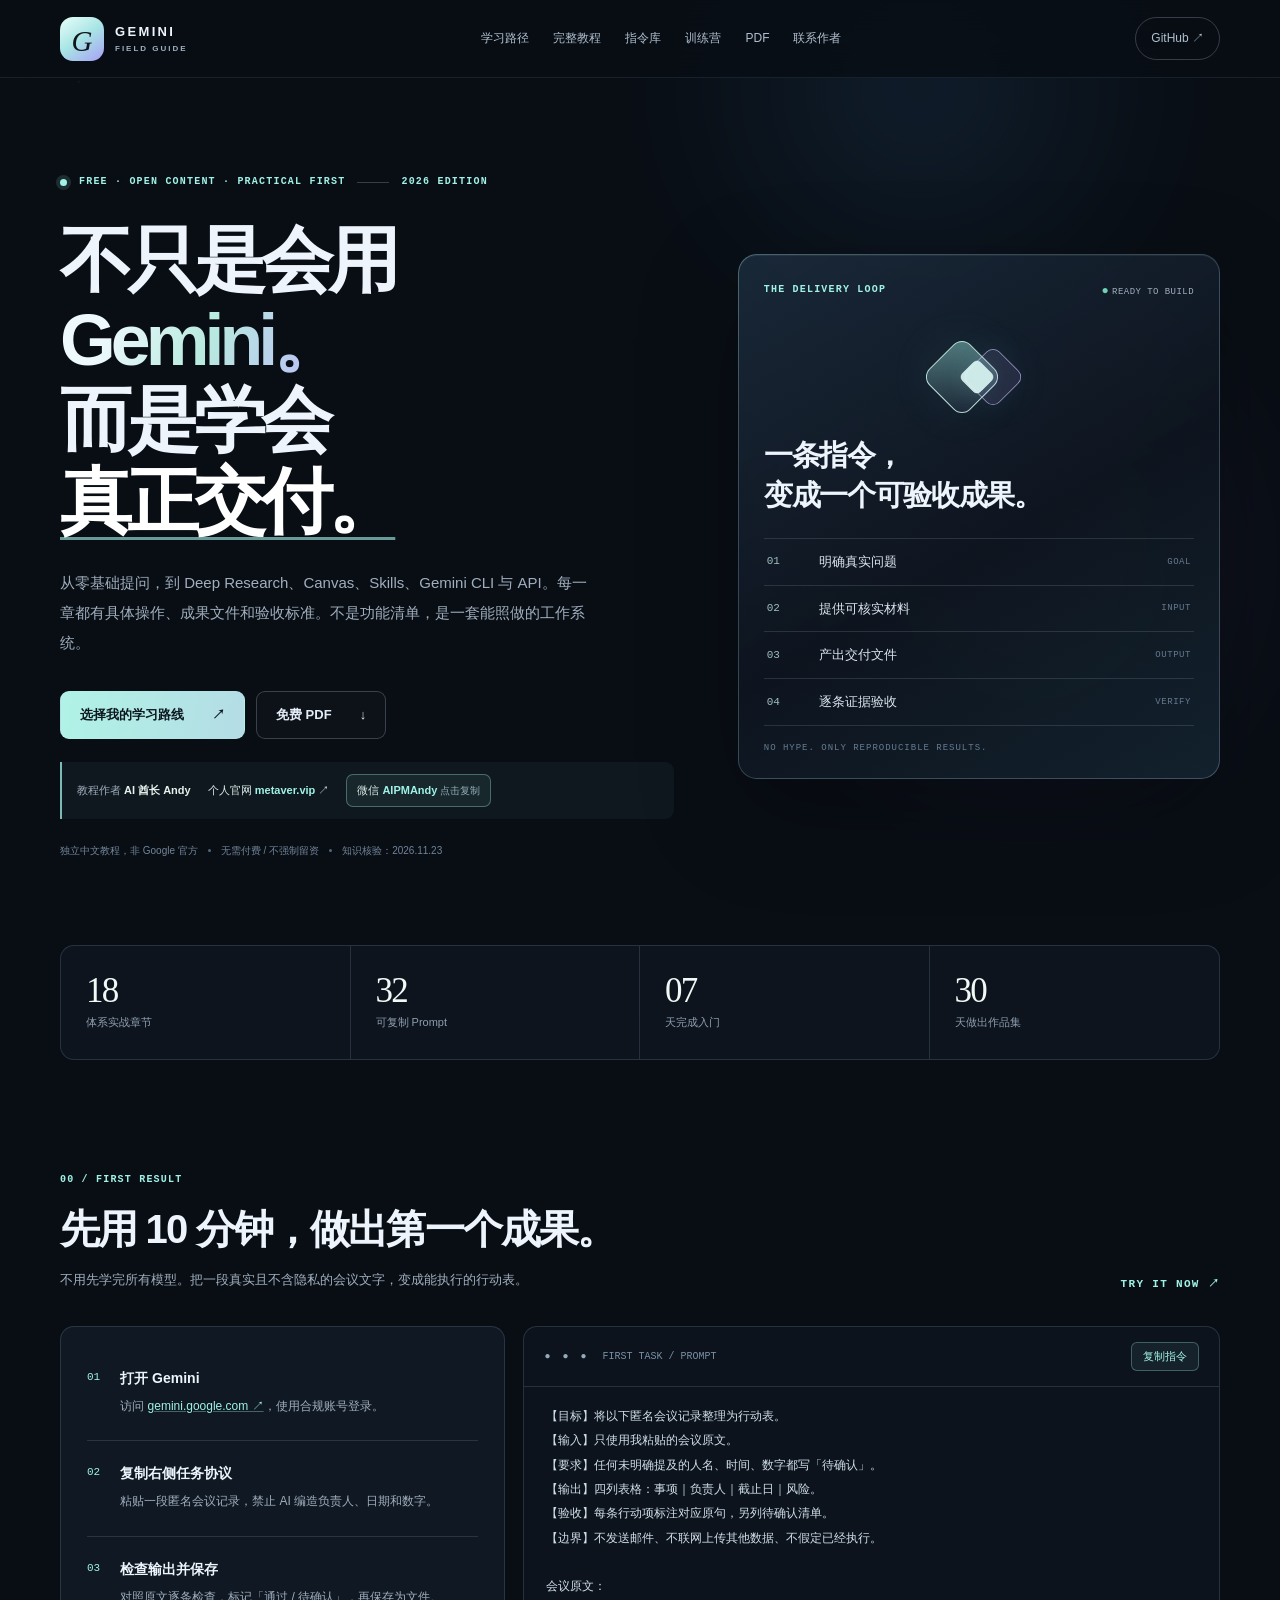
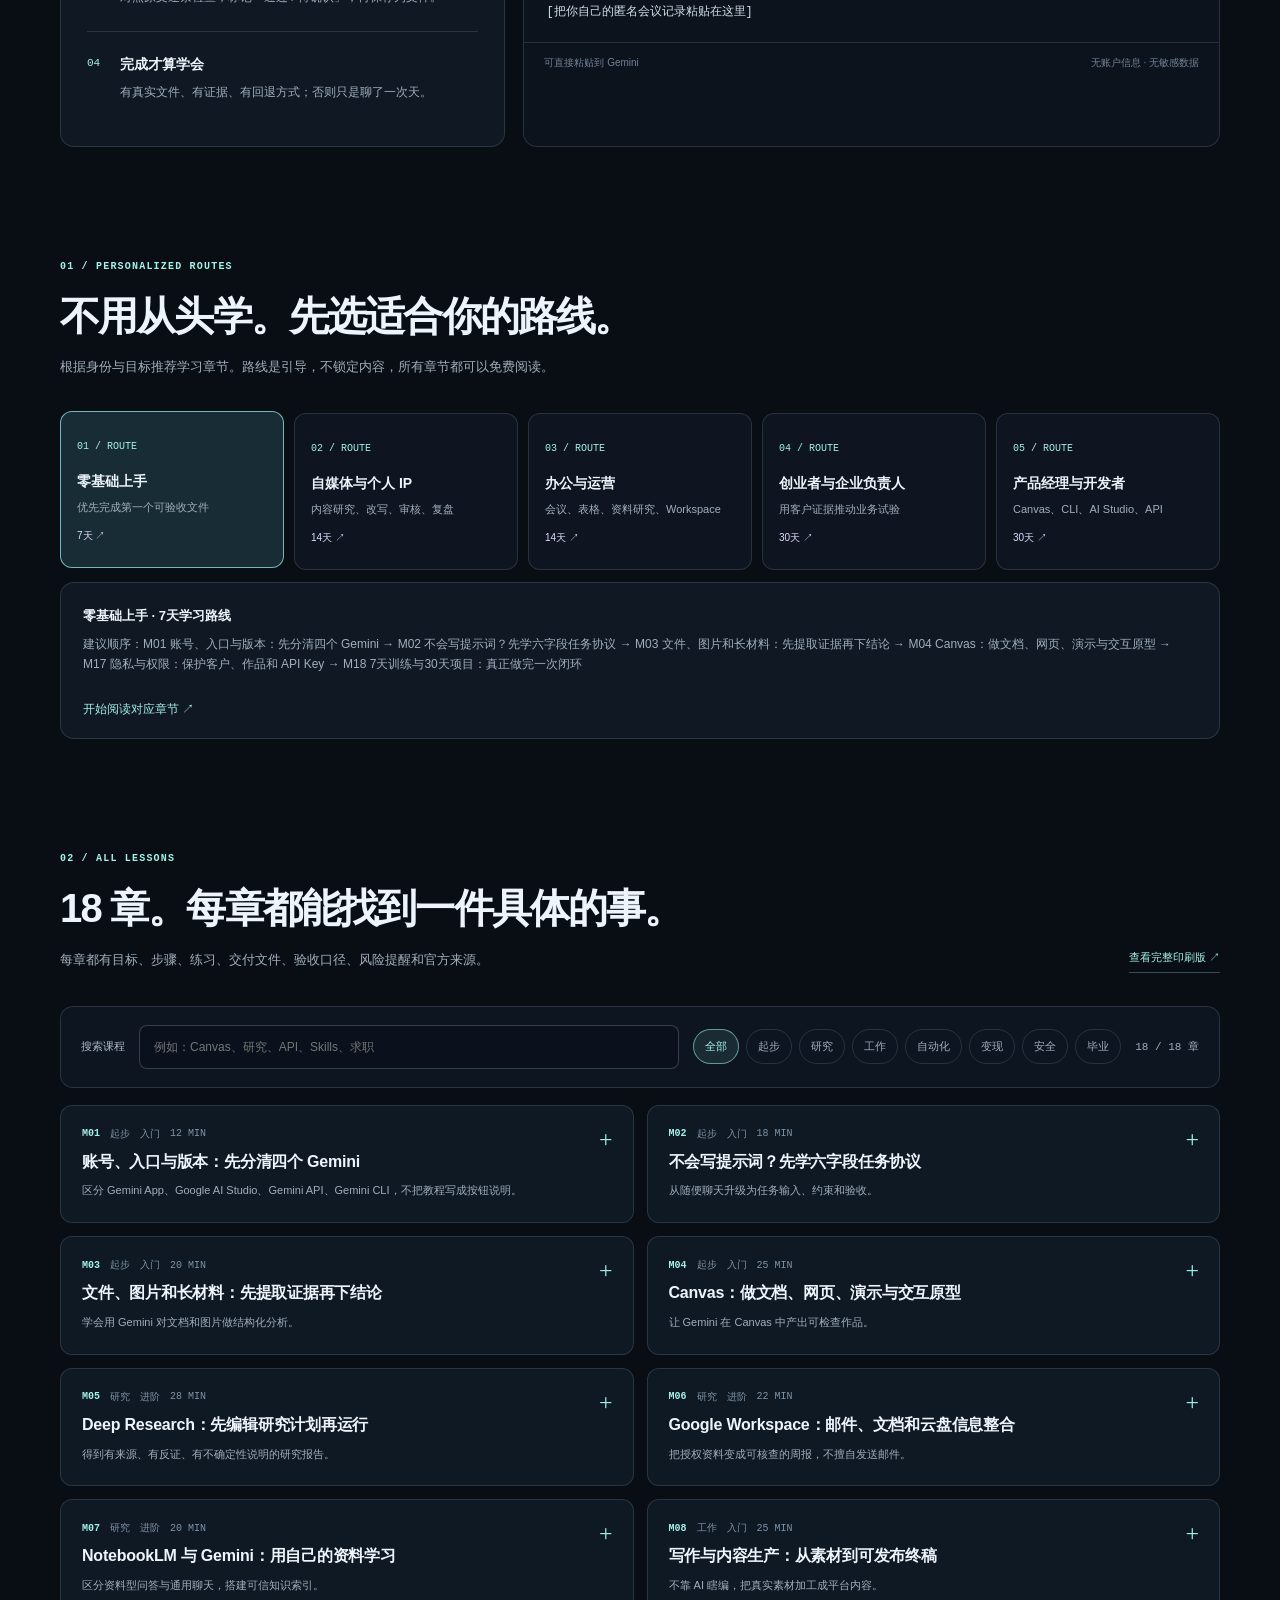
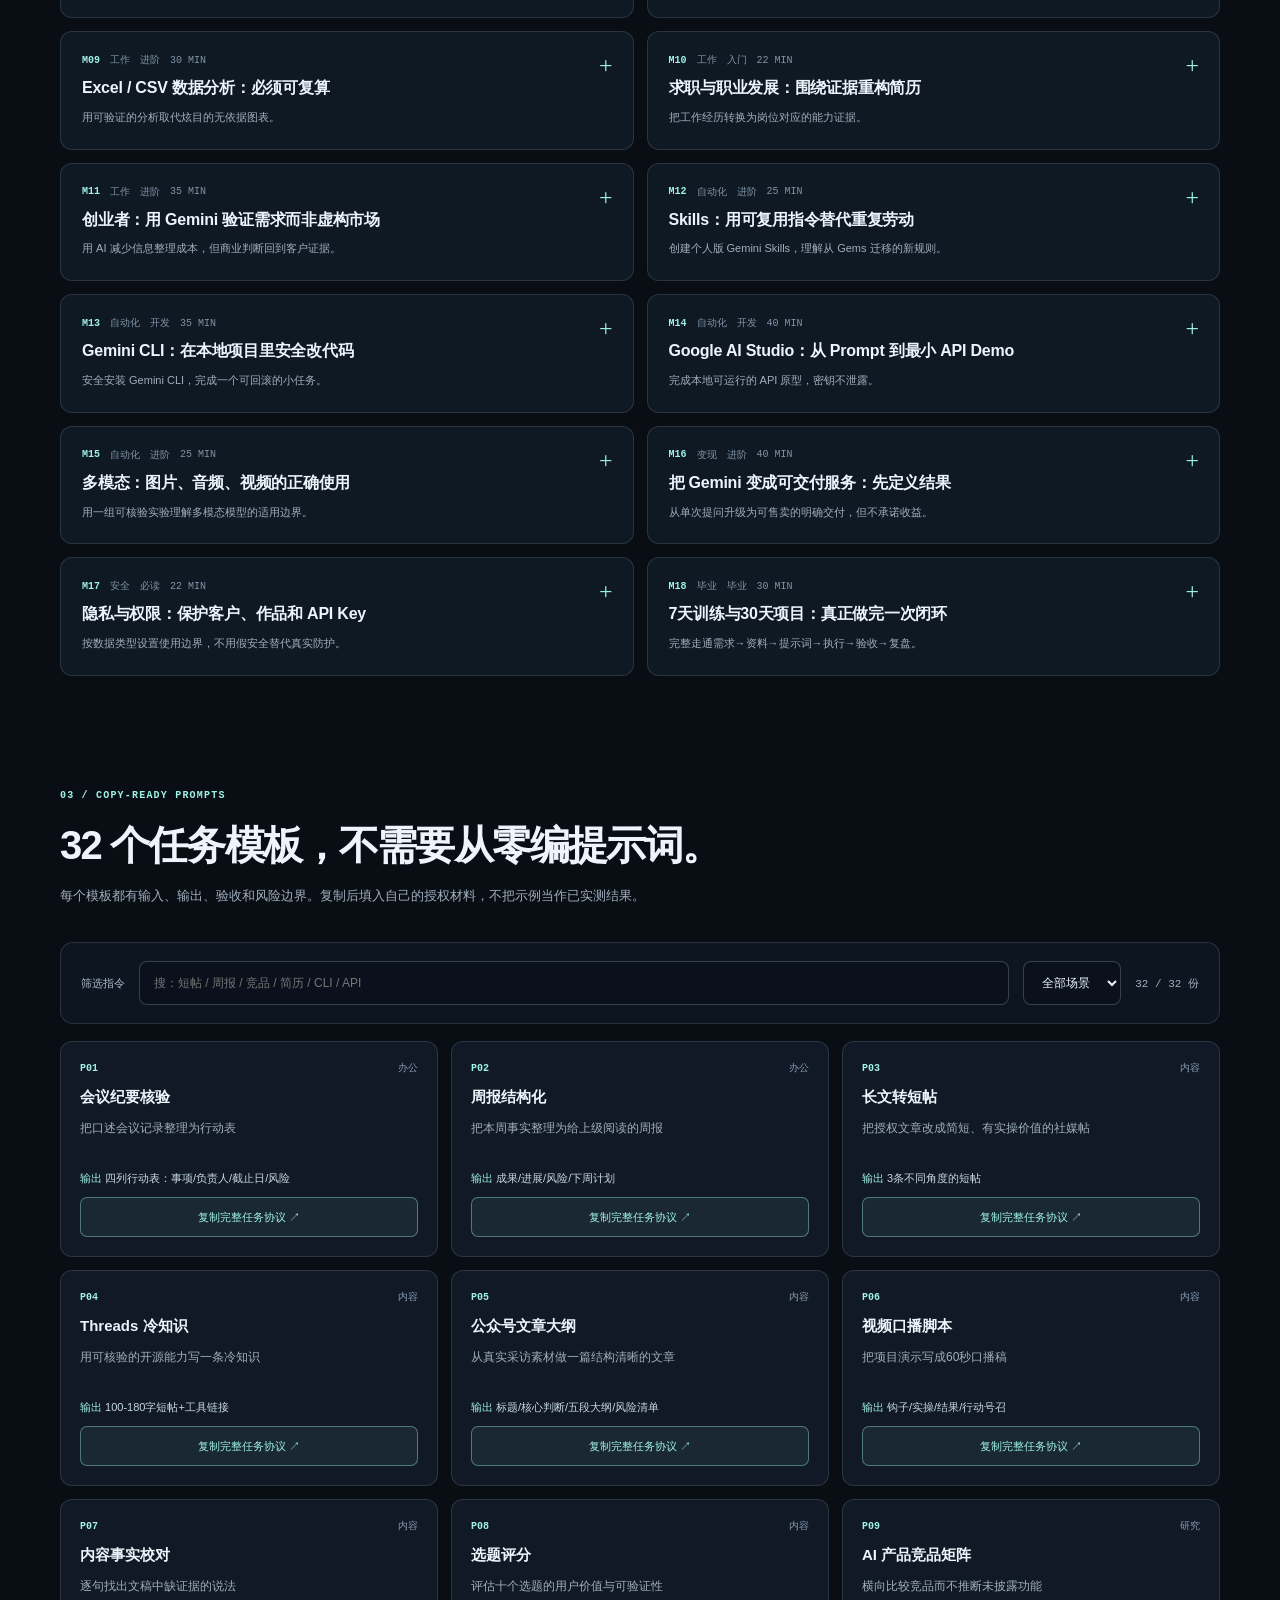
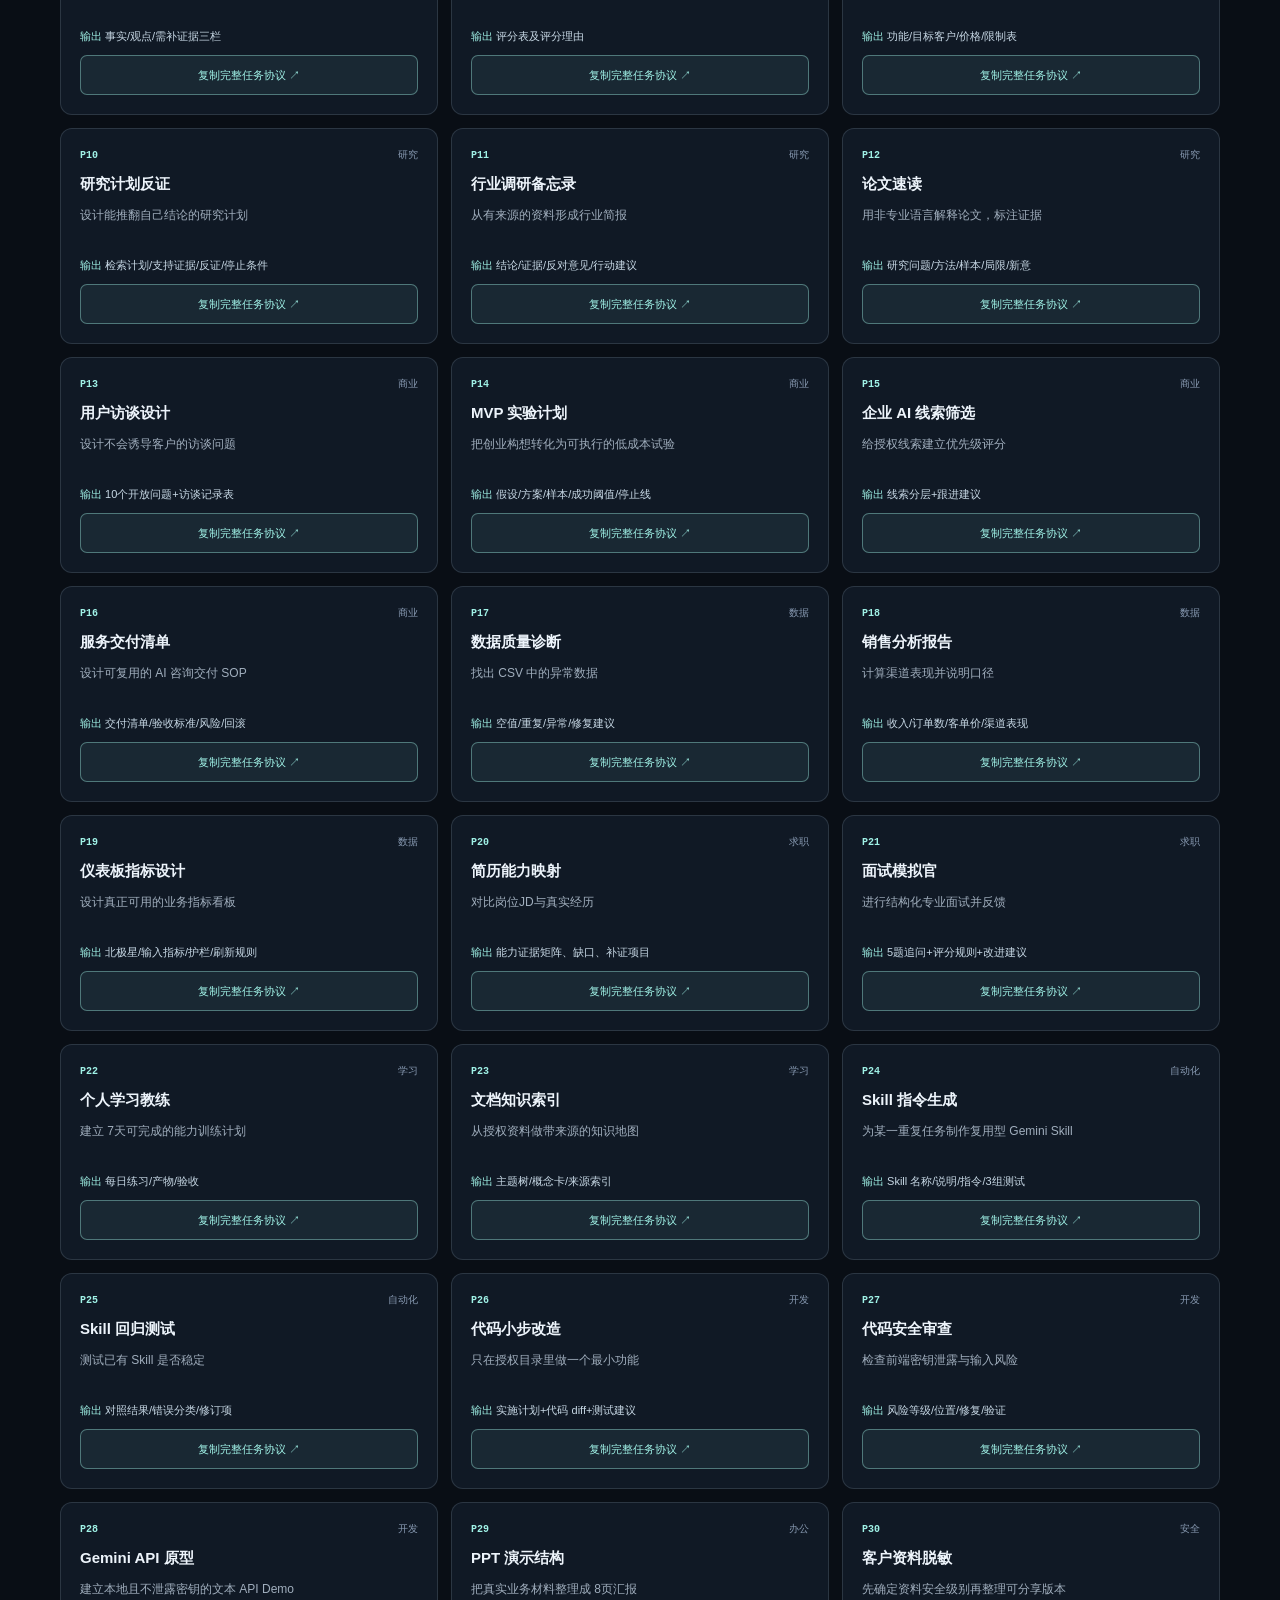
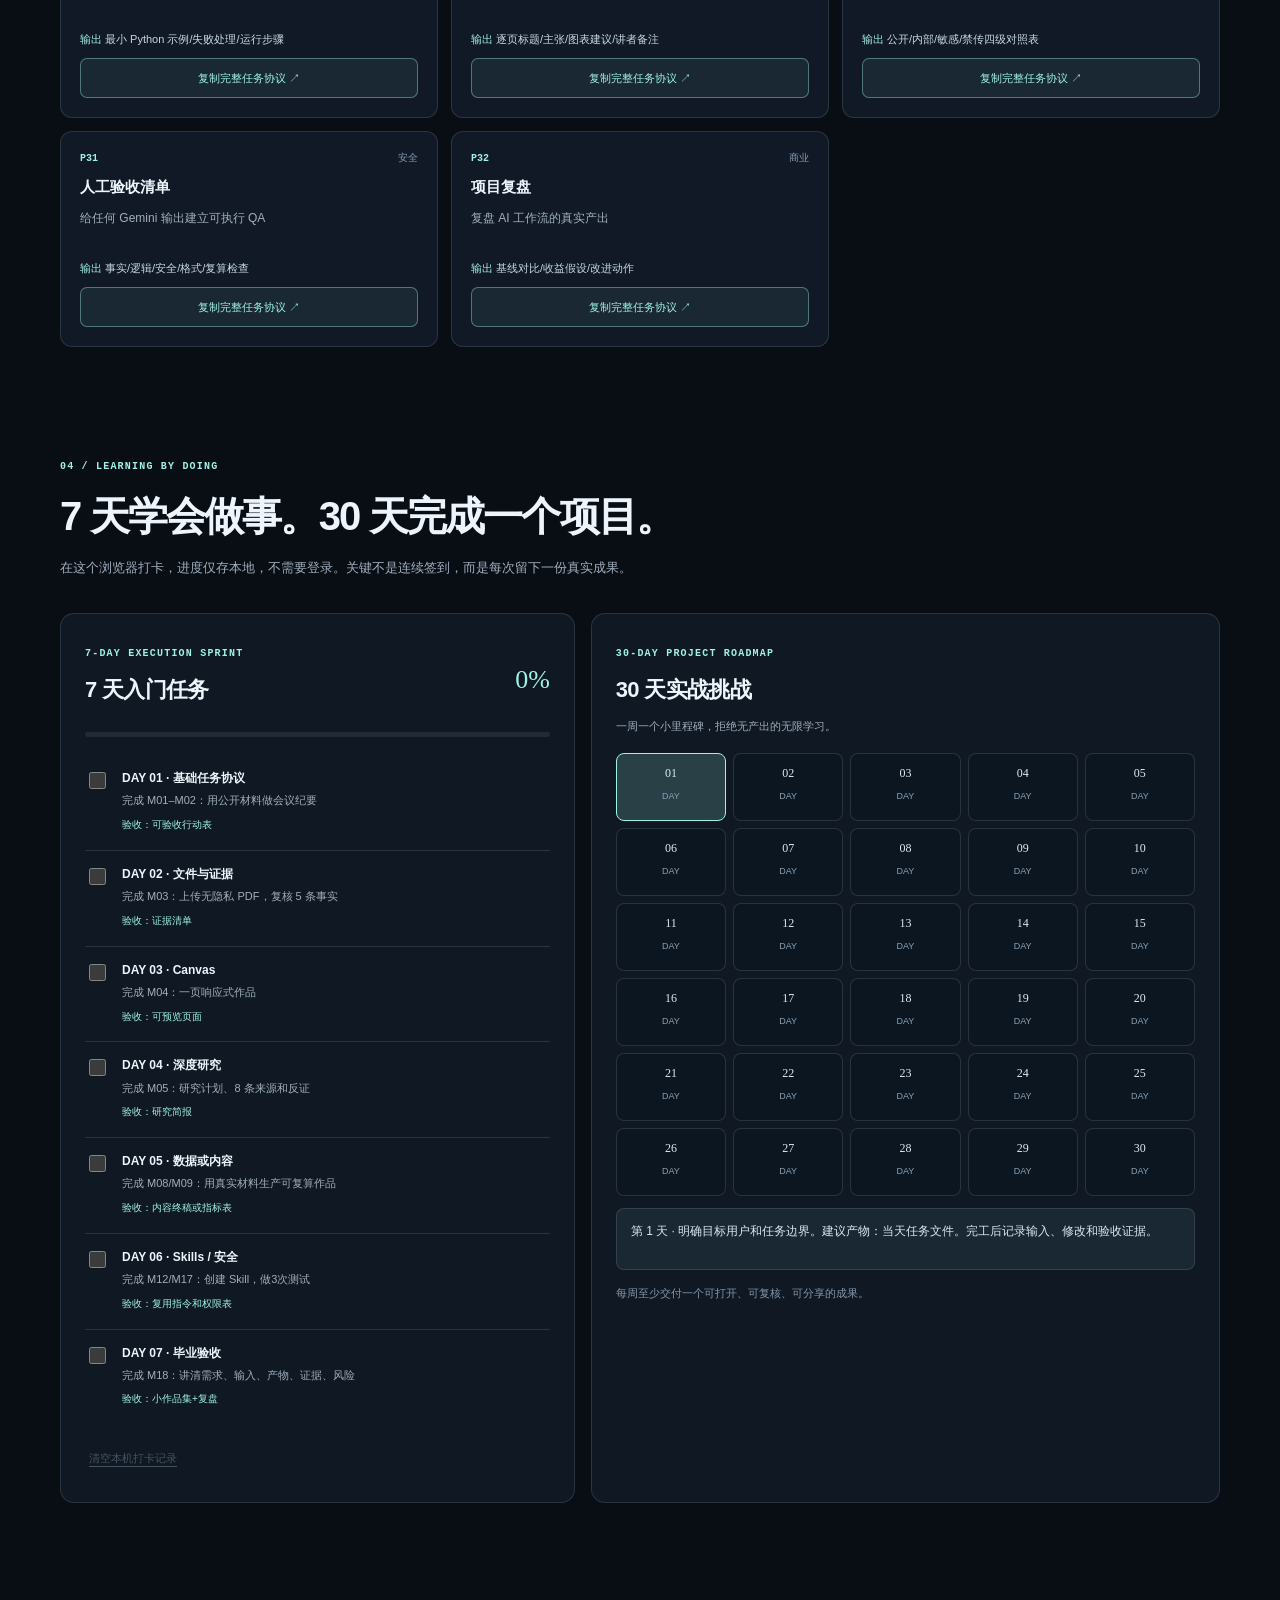
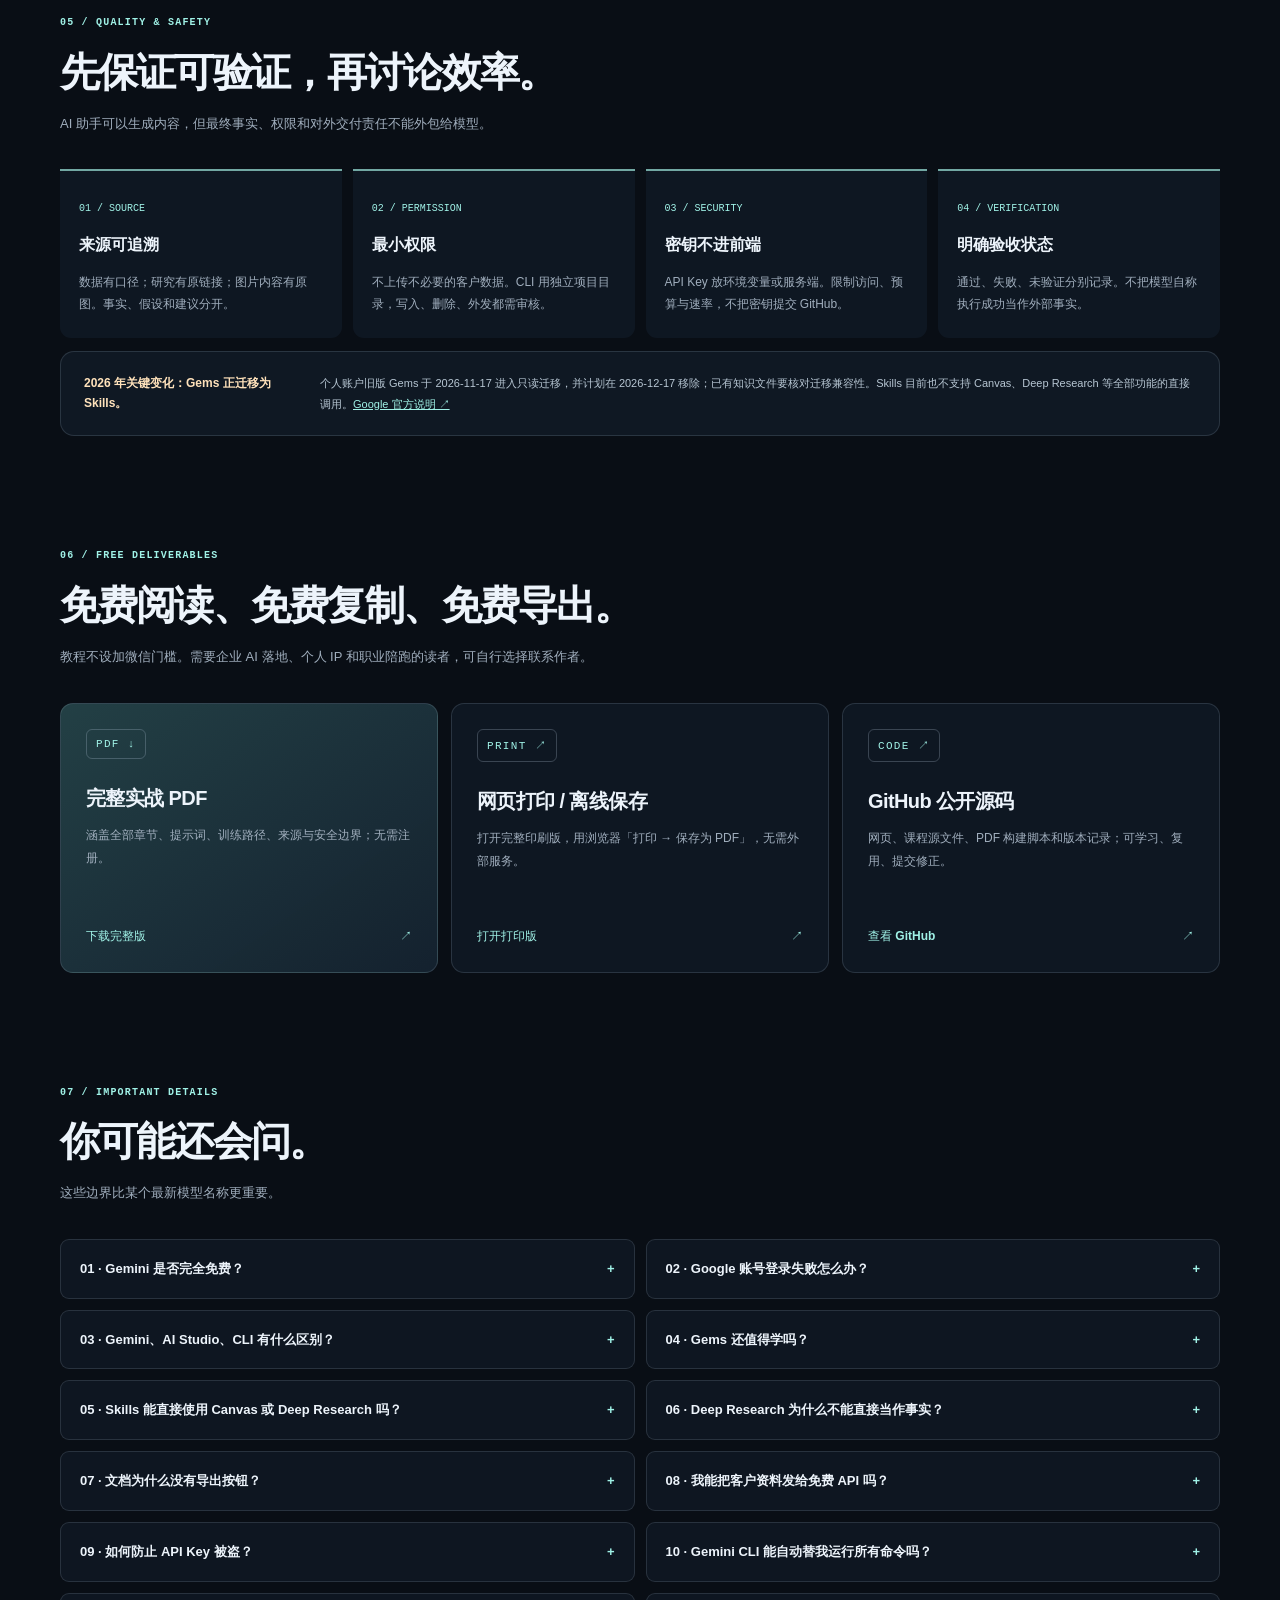
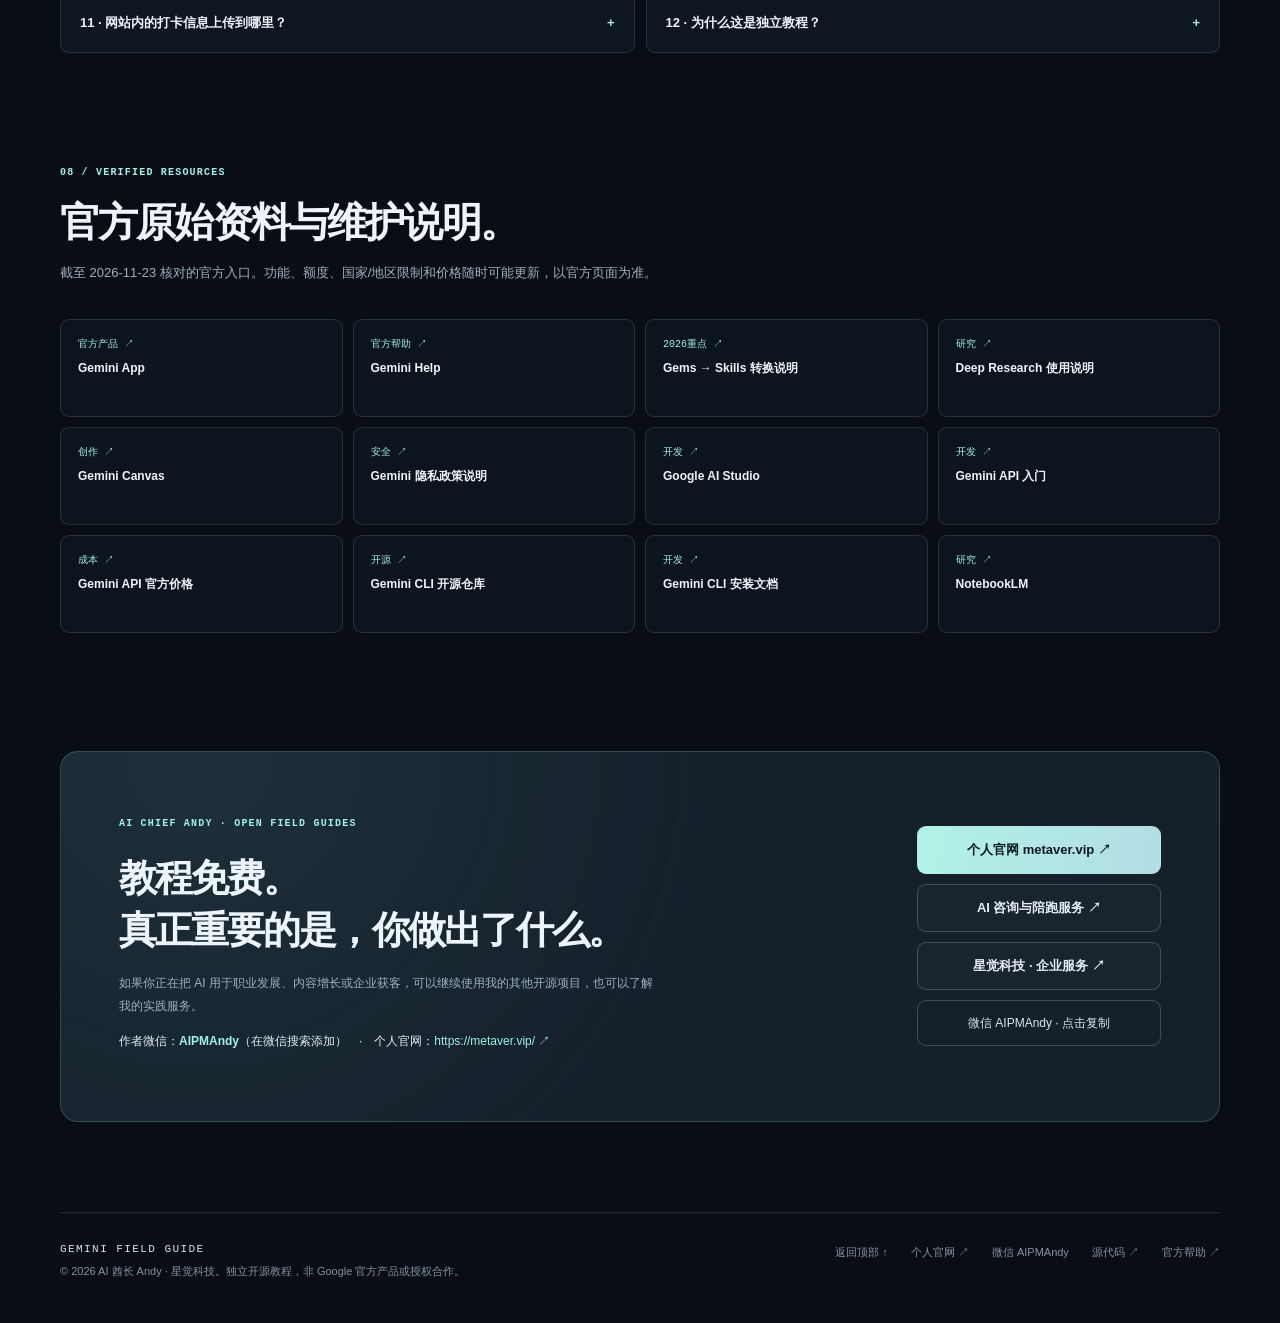
<file: index.html>
<!doctype html>
<html lang="zh-CN">
<head>
<meta charset="utf-8"><meta name="viewport" content="width=device-width, initial-scale=1">
<meta name="color-scheme" content="dark"><meta name="theme-color" content="#090f16">
<meta name="description" content="AI 酋长 Andy 出品：Gemini 2026 保姆级实战攻略。18 章完整教程、32 份可复制 Prompt、Skills/Deep Research/Canvas/Gemini CLI/API、7 天训练营、30 天项目路线与免费 PDF。">
<meta name="robots" content="index,follow,max-image-preview:large">
<link rel="canonical" href="https://aipmandy.github.io/gemini-handbook/">
<meta property="og:type" content="website"><meta property="og:title" content="Gemini 保姆级实战攻略 · AI 酋长 Andy"><meta property="og:description" content="不是学会聊天，而是学会交付。18 章、32 个模板、7 天训练和 30 天项目，永久免费阅读。"><meta property="og:url" content="https://aipmandy.github.io/gemini-handbook/">
<title>Gemini 保姆级实战攻略｜从零到能交付 · AI酋长Andy</title>
<link rel="icon" type="image/svg+xml" href="./favicon.svg">
<link rel="stylesheet" href="./style.css">
<script src="./data.js" defer></script><script src="./site.js" defer></script>
<script type="application/ld+json">{"@context":"https://schema.org","@type":"Course","name":"Gemini 保姆级实战攻略","description":"18章实战课程、32个可复制指令、7天训练营与30天项目路线","inLanguage":"zh-CN","dateModified":"2026-11-23","isAccessibleForFree":true,"provider":{"@type":"Organization","name":"AI 酋长 Andy · 星觉科技","url":"https://metaver.vip/"},"url":"https://aipmandy.github.io/gemini-handbook/"}</script>
<meta name="gemini-repository" content="AIPMAndy/gemini-handbook">
</head>
<body>
<a class="skip-link" href="#main">跳到正文</a>
<div class="aurora aurora-a" aria-hidden="true"></div><div class="aurora aurora-b" aria-hidden="true"></div>
<header class="masthead" id="top">
 <a class="brand" href="#top" aria-label="返回首页"><span class="brand-mark">G<span>·</span></span><span class="brand-text">GEMINI <small>FIELD GUIDE</small></span></a>
 <nav class="navlinks" aria-label="主导航"><a href="#paths">学习路径</a><a href="#lessons">完整教程</a><a href="#prompts">指令库</a><a href="#bootcamp">训练营</a><a href="#download">PDF</a><a href="#contact">联系作者</a></nav>
 <a class="nav-cta" href="https://github.com/AIPMAndy/gemini-handbook" target="_blank" rel="noopener noreferrer">GitHub <span aria-hidden="true">↗</span></a>
</header>
<main id="main">
<section class="hero wrap" aria-labelledby="hero-title">
 <div class="hero-main">
   <div class="eyebrow"><span class="signal"></span> FREE · OPEN CONTENT · PRACTICAL FIRST <span class="eyebrow-line"></span> 2026 EDITION</div>
   <h1 id="hero-title">不只是会用 <span class="gradient-ink">Gemini。</span><br>而是学会<br><em>真正交付。</em></h1>
   <p class="hero-description">从零基础提问，到 Deep Research、Canvas、Skills、Gemini CLI 与 API。每一章都有具体操作、成果文件和验收标准。不是功能清单，是一套能照做的工作系统。</p>
   <div class="actions"><a class="btn btn-primary" href="#paths">选择我的学习路线 <span>↗</span></a><a class="btn btn-outline" href="./downloads/gemini-practical-handbook.pdf" download>免费 PDF <span>↓</span></a></div>
   <div class="hero-contact" aria-label="AI 酋长 Andy 作者联系渠道">
     <span class="hero-contact-author">教程作者 <strong>AI 酋长 Andy</strong></span>
     <a class="hero-contact-site" href="https://metaver.vip/" target="_blank" rel="noopener noreferrer">个人官网 <strong>metaver.vip</strong> ↗</a>
     <button class="hero-contact-wechat" type="button" data-copy="wechat" aria-label="复制 AI 酋长 Andy 的微信号 AIPMAndy">微信 <strong>AIPMAndy</strong> <span>点击复制</span></button>
   </div>
   <div class="hero-notice"><span>独立中文教程，非 Google 官方</span><i></i><span>无需付费 / 不强制留资</span><i></i><span>知识核验：2026.11.23</span></div>
 </div>
 <aside class="hero-panel" aria-label="实战交付流程">
   <div class="panel-head"><span class="micro-label">THE DELIVERY LOOP</span><span class="status-dot">● <span>READY TO BUILD</span></span></div>
   <div class="terminal-icon" aria-hidden="true"><span class="diamond d1"></span><span class="diamond d2"></span><span class="diamond d3"></span></div>
   <div class="terminal-title">一条指令，<br>变成一个可验收成果。</div>
   <div class="pipeline">
     <div><b>01</b><span>明确真实问题</span><small>GOAL</small></div>
     <div><b>02</b><span>提供可核实材料</span><small>INPUT</small></div>
     <div><b>03</b><span>产出交付文件</span><small>OUTPUT</small></div>
     <div><b>04</b><span>逐条证据验收</span><small>VERIFY</small></div>
   </div>
   <p class="terminal-foot">NO HYPE. ONLY REPRODUCIBLE RESULTS.</p>
 </aside>
</section>
<section class="stats wrap" aria-label="教程内容概览">
 <div><strong>18</strong><span>体系实战章节</span></div><div><strong>32</strong><span>可复制 Prompt</span></div><div><strong>07</strong><span>天完成入门</span></div><div><strong>30</strong><span>天做出作品集</span></div>
</section>
<section class="section wrap intro" id="first-task">
 <div class="section-head"><div><span class="section-num">00 / FIRST RESULT</span><h2>先用 10 分钟，做出第一个成果。</h2><p>不用先学完所有模型。把一段真实且不含隐私的会议文字，变成能执行的行动表。</p></div><span class="section-tag">TRY IT NOW ↗</span></div>
 <div class="first-grid"><div class="steps-card">
   <div class="step"><span>01</span><div><b>打开 Gemini</b><p>访问 <a href="https://gemini.google.com/" target="_blank" rel="noopener noreferrer">gemini.google.com ↗</a>，使用合规账号登录。</p></div></div>
   <div class="step"><span>02</span><div><b>复制右侧任务协议</b><p>粘贴一段匿名会议记录，禁止 AI 编造负责人、日期和数字。</p></div></div>
   <div class="step"><span>03</span><div><b>检查输出并保存</b><p>对照原文逐条检查，标记「通过 / 待确认」，再保存为文件。</p></div></div>
   <div class="step"><span>04</span><div><b>完成才算学会</b><p>有真实文件、有证据、有回退方式；否则只是聊了一次天。</p></div></div>
 </div><div class="prompt-demo"><div class="code-top"><span class="lights" aria-hidden="true">● ● ●</span><span>FIRST TASK / PROMPT</span><button class="code-copy" type="button" data-copy="first">复制指令</button></div><pre id="first-prompt">【目标】将以下匿名会议记录整理为行动表。
【输入】只使用我粘贴的会议原文。
【要求】任何未明确提及的人名、时间、数字都写「待确认」。
【输出】四列表格：事项｜负责人｜截止日｜风险。
【验收】每条行动项标注对应原句，另列待确认清单。
【边界】不发送邮件、不联网上传其他数据、不假定已经执行。

会议原文：
[把你自己的匿名会议记录粘贴在这里]</pre><div class="code-bottom"><span>可直接粘贴到 Gemini</span><span>无账户信息 · 无敏感数据</span></div></div></div>
</section>
<section class="section wrap" id="paths">
 <div class="section-head"><div><span class="section-num">01 / PERSONALIZED ROUTES</span><h2>不用从头学。先选适合你的路线。</h2><p>根据身份与目标推荐学习章节。路线是引导，不锁定内容，所有章节都可以免费阅读。</p></div></div>
 <div class="path-cards" id="path-cards" aria-label="请选择学习路线"></div>
 <div class="path-result" id="path-result" aria-live="polite"></div>
</section>
<section class="section wrap" id="lessons">
 <div class="section-head"><div><span class="section-num">02 / ALL LESSONS</span><h2>18 章。每章都能找到一件具体的事。</h2><p>每章都有目标、步骤、练习、交付文件、验收口径、风险提醒和官方来源。</p></div><a href="./print.html" class="quiet-link">查看完整印刷版 ↗</a></div>
 <div class="filters"><label class="input-label" for="lesson-search">搜索课程</label><input id="lesson-search" type="search" placeholder="例如：Canvas、研究、API、Skills、求职" autocomplete="off"><div id="lesson-filters" class="chips" role="group" aria-label="课程分类"></div><span id="lesson-count" class="result-count" role="status"></span><button id="lesson-reset" class="filter-reset" type="button" hidden>清空筛选</button></div>
 <div class="lesson-list" id="lesson-list"></div><div class="empty" id="lesson-empty" hidden>没有找到对应章节，试试更短的关键词。</div>
</section>
<section class="section wrap" id="prompts">
 <div class="section-head"><div><span class="section-num">03 / COPY-READY PROMPTS</span><h2>32 个任务模板，不需要从零编提示词。</h2><p>每个模板都有输入、输出、验收和风险边界。复制后填入自己的授权材料，不把示例当作已实测结果。</p></div></div>
 <div class="filters prompt-filters"><label class="input-label" for="prompt-search">筛选指令</label><input id="prompt-search" type="search" placeholder="搜：短帖 / 周报 / 竞品 / 简历 / CLI / API" autocomplete="off"><label class="sr-only" for="prompt-category">模板分类</label><select id="prompt-category"><option value="all">全部场景</option></select><span id="prompt-count" class="result-count" role="status"></span><button id="prompt-reset" class="filter-reset" type="button" hidden>清空筛选</button></div>
 <div class="prompt-grid" id="prompt-grid"></div><div class="empty" id="prompt-empty" hidden>暂时没有符合条件的指令。</div>
</section>
<section class="section wrap" id="bootcamp">
 <div class="section-head"><div><span class="section-num">04 / LEARNING BY DOING</span><h2>7 天学会做事。30 天完成一个项目。</h2><p>在这个浏览器打卡，进度仅存本地，不需要登录。关键不是连续签到，而是每次留下一份真实成果。</p></div></div>
 <div class="bootcamp-grid"><div class="check-panel"><div class="check-panel-head"><div><span class="micro-label">7-DAY EXECUTION SPRINT</span><h3>7 天入门任务</h3></div><strong id="progress-percent">0%</strong></div><div class="progress-track" id="progress-meter" role="progressbar" aria-label="7 天学习进度" aria-valuemin="0" aria-valuemax="100" aria-valuenow="0"><span id="progress-bar"></span></div><div id="day7-list" class="day7-list"></div><div class="progress-actions"><button id="reset-progress" class="reset-progress" type="button" disabled>清空本机打卡记录</button><button id="undo-progress" class="reset-progress" type="button" hidden>撤销清空</button></div><p id="progress-status" class="progress-status" role="status" hidden></p></div>
 <div class="calendar-panel"><div class="cal-head"><span class="micro-label">30-DAY PROJECT ROADMAP</span><h3>30 天实战挑战</h3><p>一周一个小里程碑，拒绝无产出的无限学习。</p></div><div id="day30-list" class="day30-grid"></div><div class="cal-foot">每周至少交付一个可打开、可复核、可分享的成果。</div></div></div>
</section>
<section class="section wrap" id="quality">
 <div class="section-head"><div><span class="section-num">05 / QUALITY & SAFETY</span><h2>先保证可验证，再讨论效率。</h2><p>AI 助手可以生成内容，但最终事实、权限和对外交付责任不能外包给模型。</p></div></div>
 <div class="rule-grid">
   <article><span>01 / SOURCE</span><h3>来源可追溯</h3><p>数据有口径；研究有原链接；图片内容有原图。事实、假设和建议分开。</p></article>
   <article><span>02 / PERMISSION</span><h3>最小权限</h3><p>不上传不必要的客户数据。CLI 用独立项目目录，写入、删除、外发都需审核。</p></article>
   <article><span>03 / SECURITY</span><h3>密钥不进前端</h3><p>API Key 放环境变量或服务端。限制访问、预算与速率，不把密钥提交 GitHub。</p></article>
   <article><span>04 / VERIFICATION</span><h3>明确验收状态</h3><p>通过、失败、未验证分别记录。不把模型自称执行成功当作外部事实。</p></article>
 </div>
 <div class="update-note"><strong>2026 年关键变化：Gems 正迁移为 Skills。</strong><span>个人账户旧版 Gems 于 2026-11-17 进入只读迁移，并计划在 2026-12-17 移除；已有知识文件要核对迁移兼容性。Skills 目前也不支持 Canvas、Deep Research 等全部功能的直接调用。<a href="https://support.google.com/gemini/answer/18560919" target="_blank" rel="noopener noreferrer">Google 官方说明 ↗</a></span></div>
</section>
<section class="section wrap" id="download">
 <div class="section-head"><div><span class="section-num">06 / FREE DELIVERABLES</span><h2>免费阅读、免费复制、免费导出。</h2><p>教程不设加微信门槛。需要企业 AI 落地、个人 IP 和职业陪跑的读者，可自行选择联系作者。</p></div></div>
 <div class="download-grid">
  <a class="download-card featured" href="./downloads/gemini-practical-handbook.pdf" download><span class="download-icon">PDF ↓</span><h3>完整实战 PDF</h3><p>涵盖全部章节、提示词、训练路径、来源与安全边界；无需注册。</p><b>下载完整版 <span>↗</span></b></a>
  <a class="download-card" href="./print.html"><span class="download-icon">PRINT ↗</span><h3>网页打印 / 离线保存</h3><p>打开完整印刷版，用浏览器「打印 → 保存为 PDF」，无需外部服务。</p><b>打开打印版 <span>↗</span></b></a>
  <a class="download-card" href="https://github.com/AIPMAndy/gemini-handbook" target="_blank" rel="noopener noreferrer"><span class="download-icon">CODE ↗</span><h3>GitHub 公开源码</h3><p>网页、课程源文件、PDF 构建脚本和版本记录；可学习、复用、提交修正。</p><b>查看 GitHub <span>↗</span></b></a>
 </div>
</section>
<section class="section wrap" id="faq">
 <div class="section-head"><div><span class="section-num">07 / IMPORTANT DETAILS</span><h2>你可能还会问。</h2><p>这些边界比某个最新模型名称更重要。</p></div></div>
 <div id="faq-list" class="faq-list"></div>
</section>
<section class="section wrap sources" id="sources">
 <div class="section-head"><div><span class="section-num">08 / VERIFIED RESOURCES</span><h2>官方原始资料与维护说明。</h2><p>截至 2026-11-23 核对的官方入口。功能、额度、国家/地区限制和价格随时可能更新，以官方页面为准。</p></div></div><div id="resource-list" class="resource-list"></div>
</section>
<section class="closing wrap" id="contact">
 <div><span class="micro-label">AI CHIEF ANDY · OPEN FIELD GUIDES</span><h2>教程免费。<br>真正重要的是，你做出了什么。</h2><p>如果你正在把 AI 用于职业发展、内容增长或企业获客，可以继续使用我的其他开源项目，也可以了解我的实践服务。</p><p class="closing-contact">作者微信：<strong>AIPMAndy</strong>（在微信搜索添加）　·　个人官网：<a href="https://metaver.vip/" target="_blank" rel="noopener noreferrer">https://metaver.vip/ ↗</a></p></div>
 <div class="closing-actions"><a href="https://metaver.vip/" target="_blank" rel="noopener noreferrer" class="btn btn-primary">个人官网 metaver.vip ↗</a><a href="https://metaver.vip/services" target="_blank" rel="noopener noreferrer" class="btn btn-outline">AI 咨询与陪跑服务 ↗</a><a href="https://www.a6no1.cn/" target="_blank" rel="noopener noreferrer" class="btn btn-outline">星觉科技 · 企业服务 ↗</a><button class="wechat-btn" type="button" data-copy="wechat">微信 AIPMAndy · 点击复制</button></div>
</section>
</main>
<footer class="footer wrap"><div><b>GEMINI FIELD GUIDE</b><span>© 2026 AI 酋长 Andy · 星觉科技。独立开源教程，非 Google 官方产品或授权合作。</span></div><div><a href="#top">返回顶部 ↑</a><a href="https://metaver.vip/" target="_blank" rel="noopener noreferrer">个人官网 ↗</a><a href="#contact">微信 AIPMAndy</a><a href="https://github.com/AIPMAndy/gemini-handbook">源代码 ↗</a><a href="https://support.google.com/gemini/" target="_blank" rel="noopener noreferrer">官方帮助 ↗</a></div></footer>
<div id="toast" class="toast" role="status" aria-live="polite"></div>
</body></html>
</file>
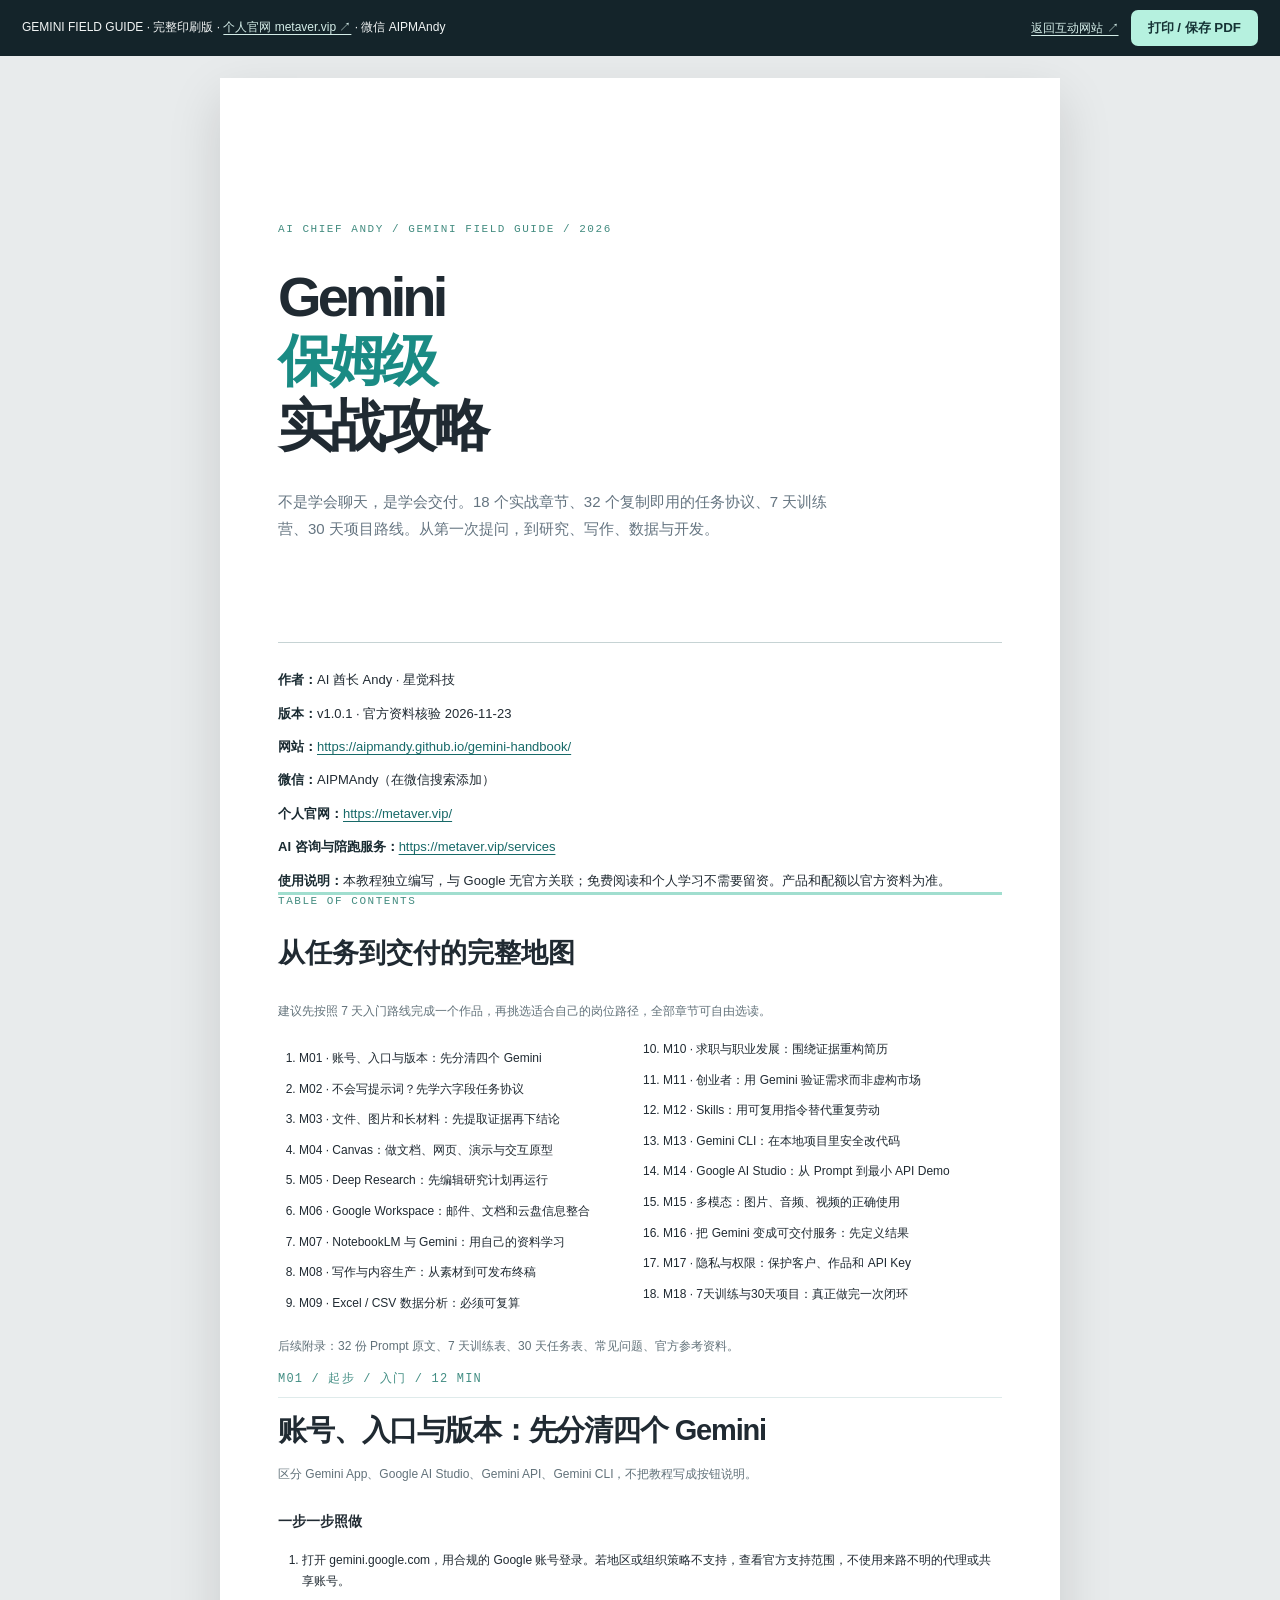
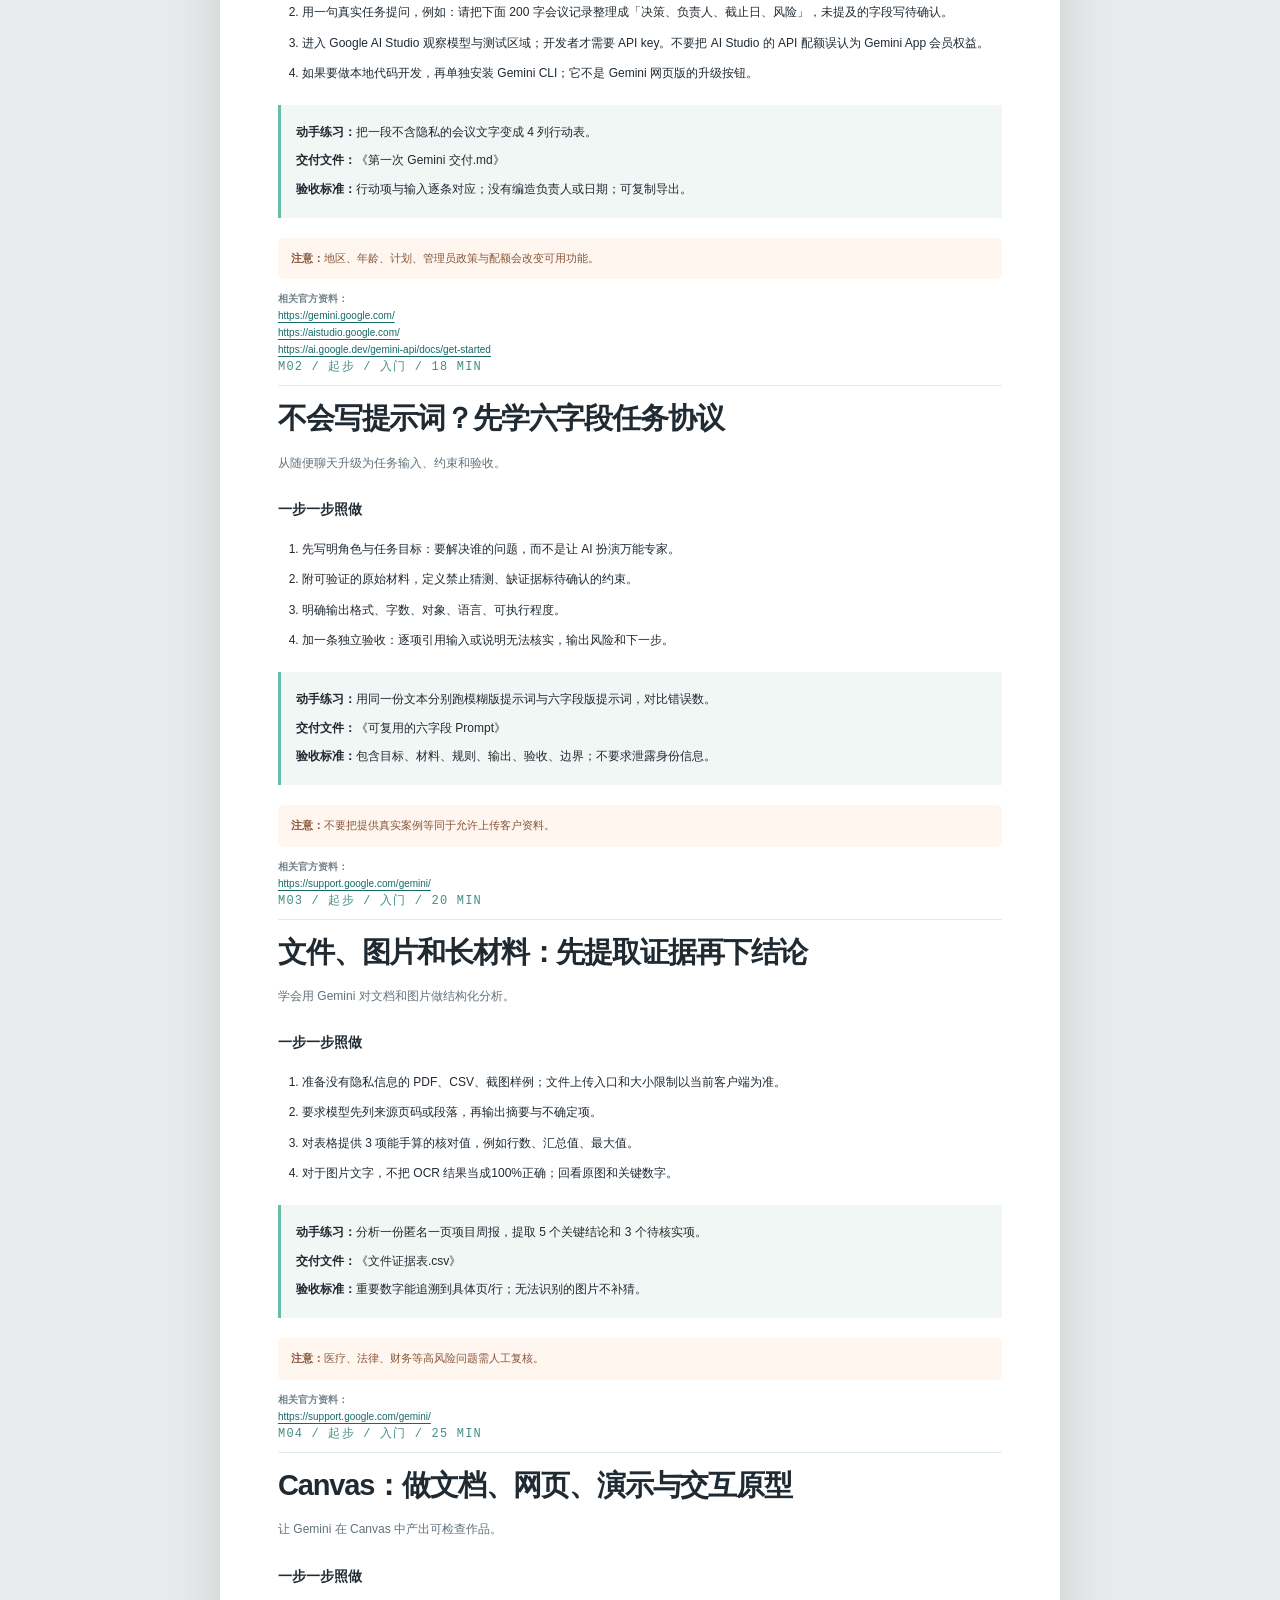
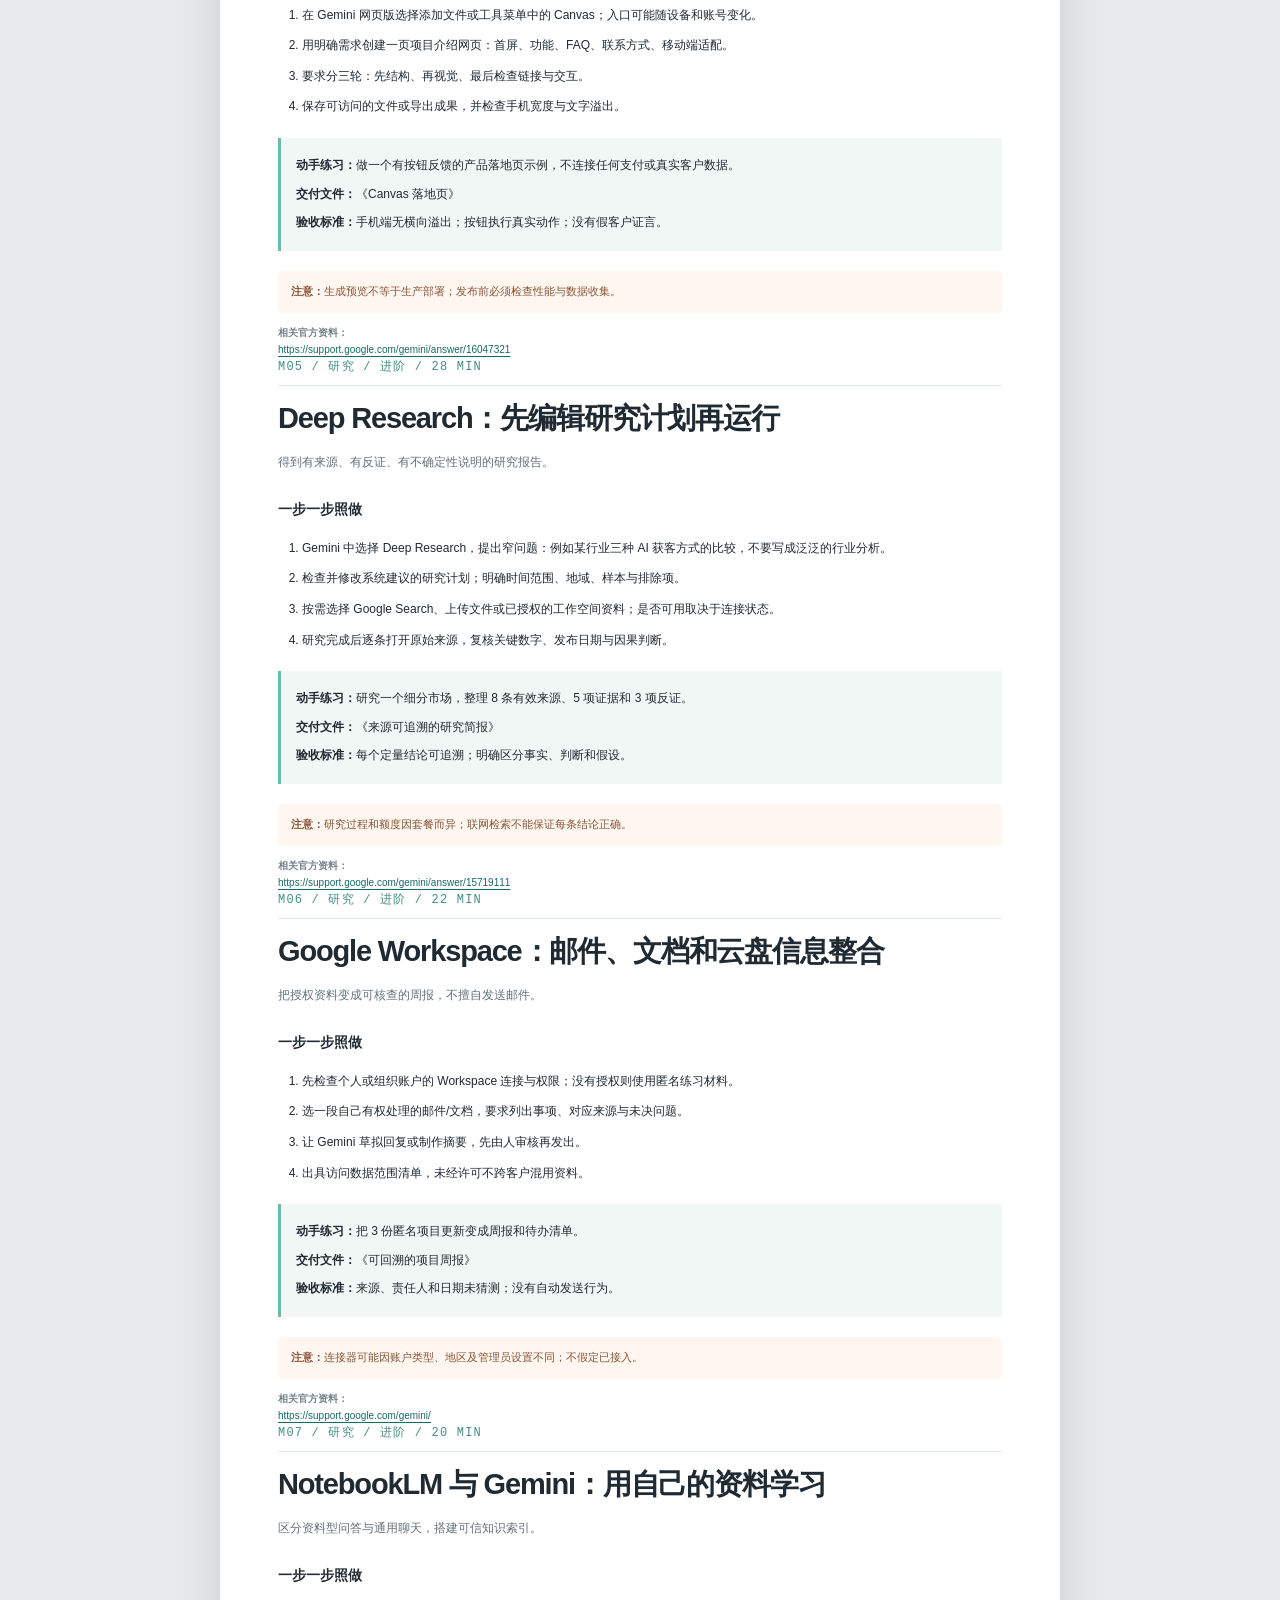
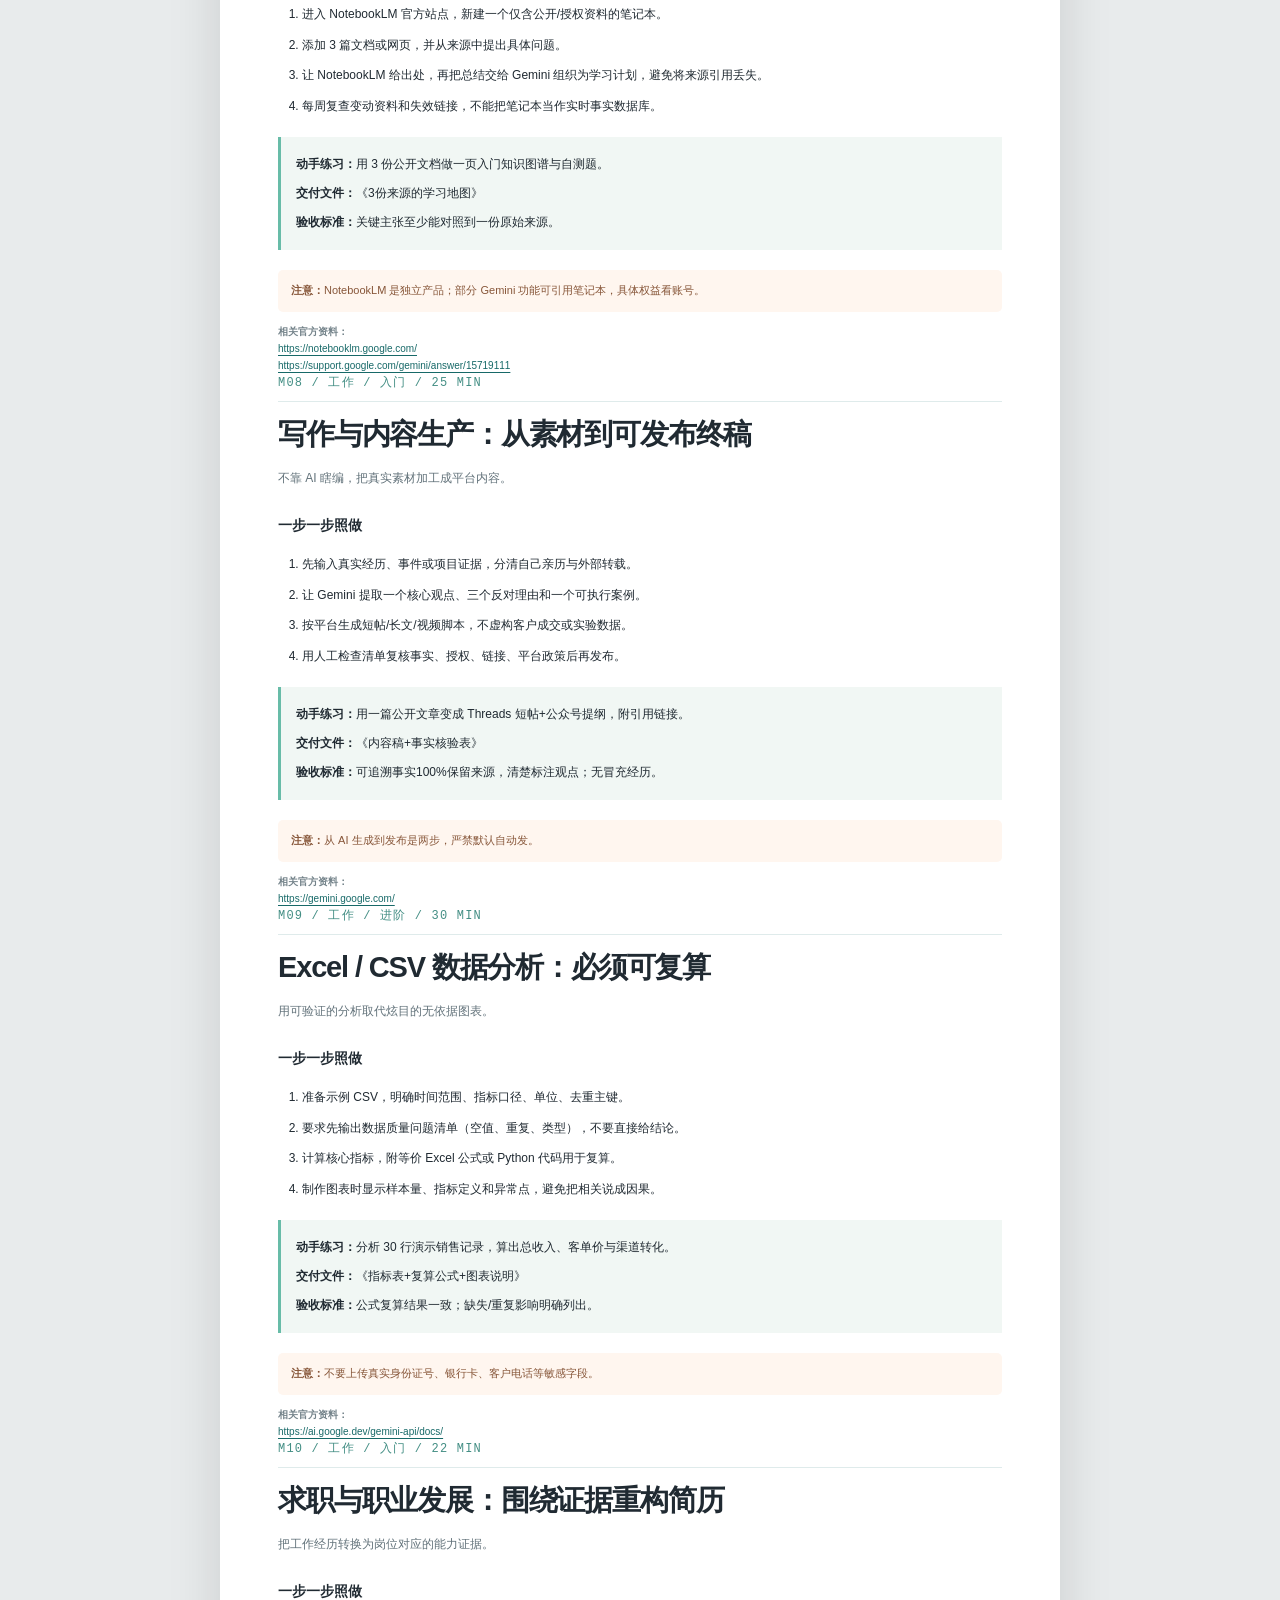
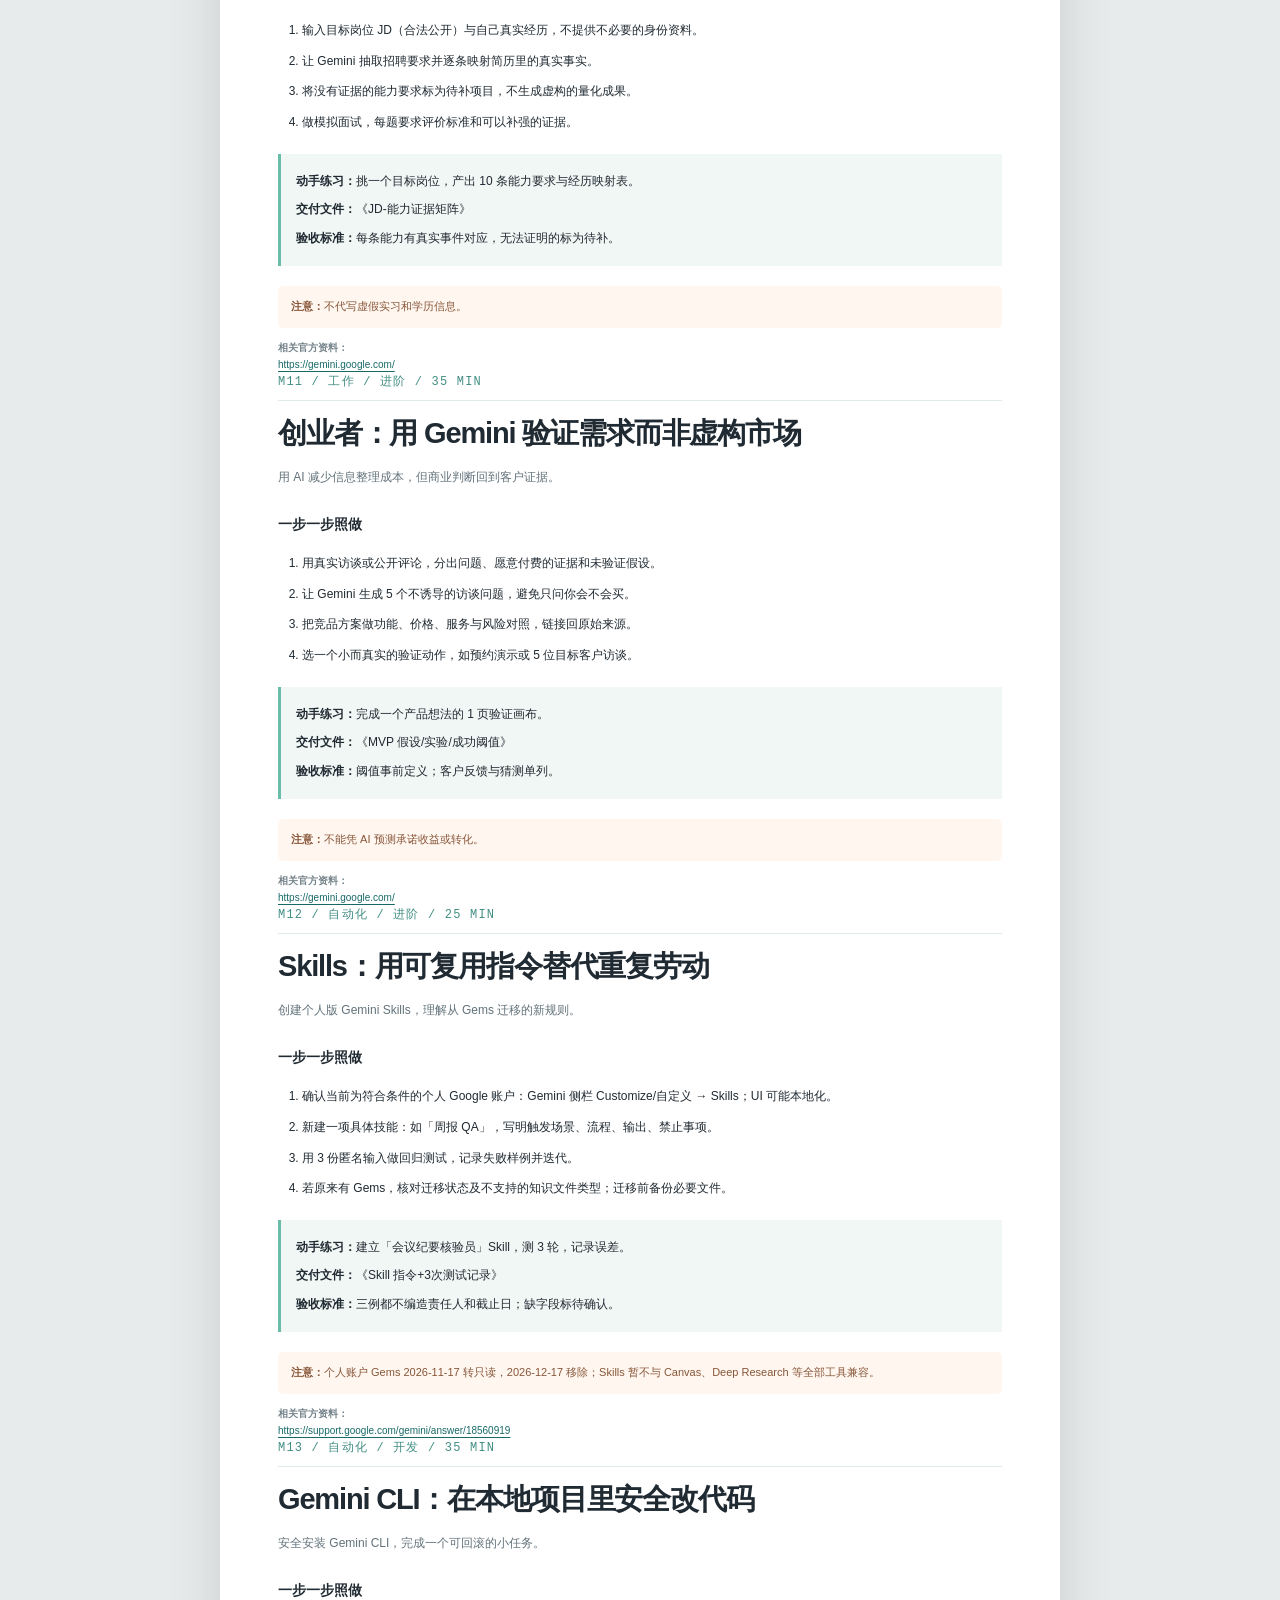
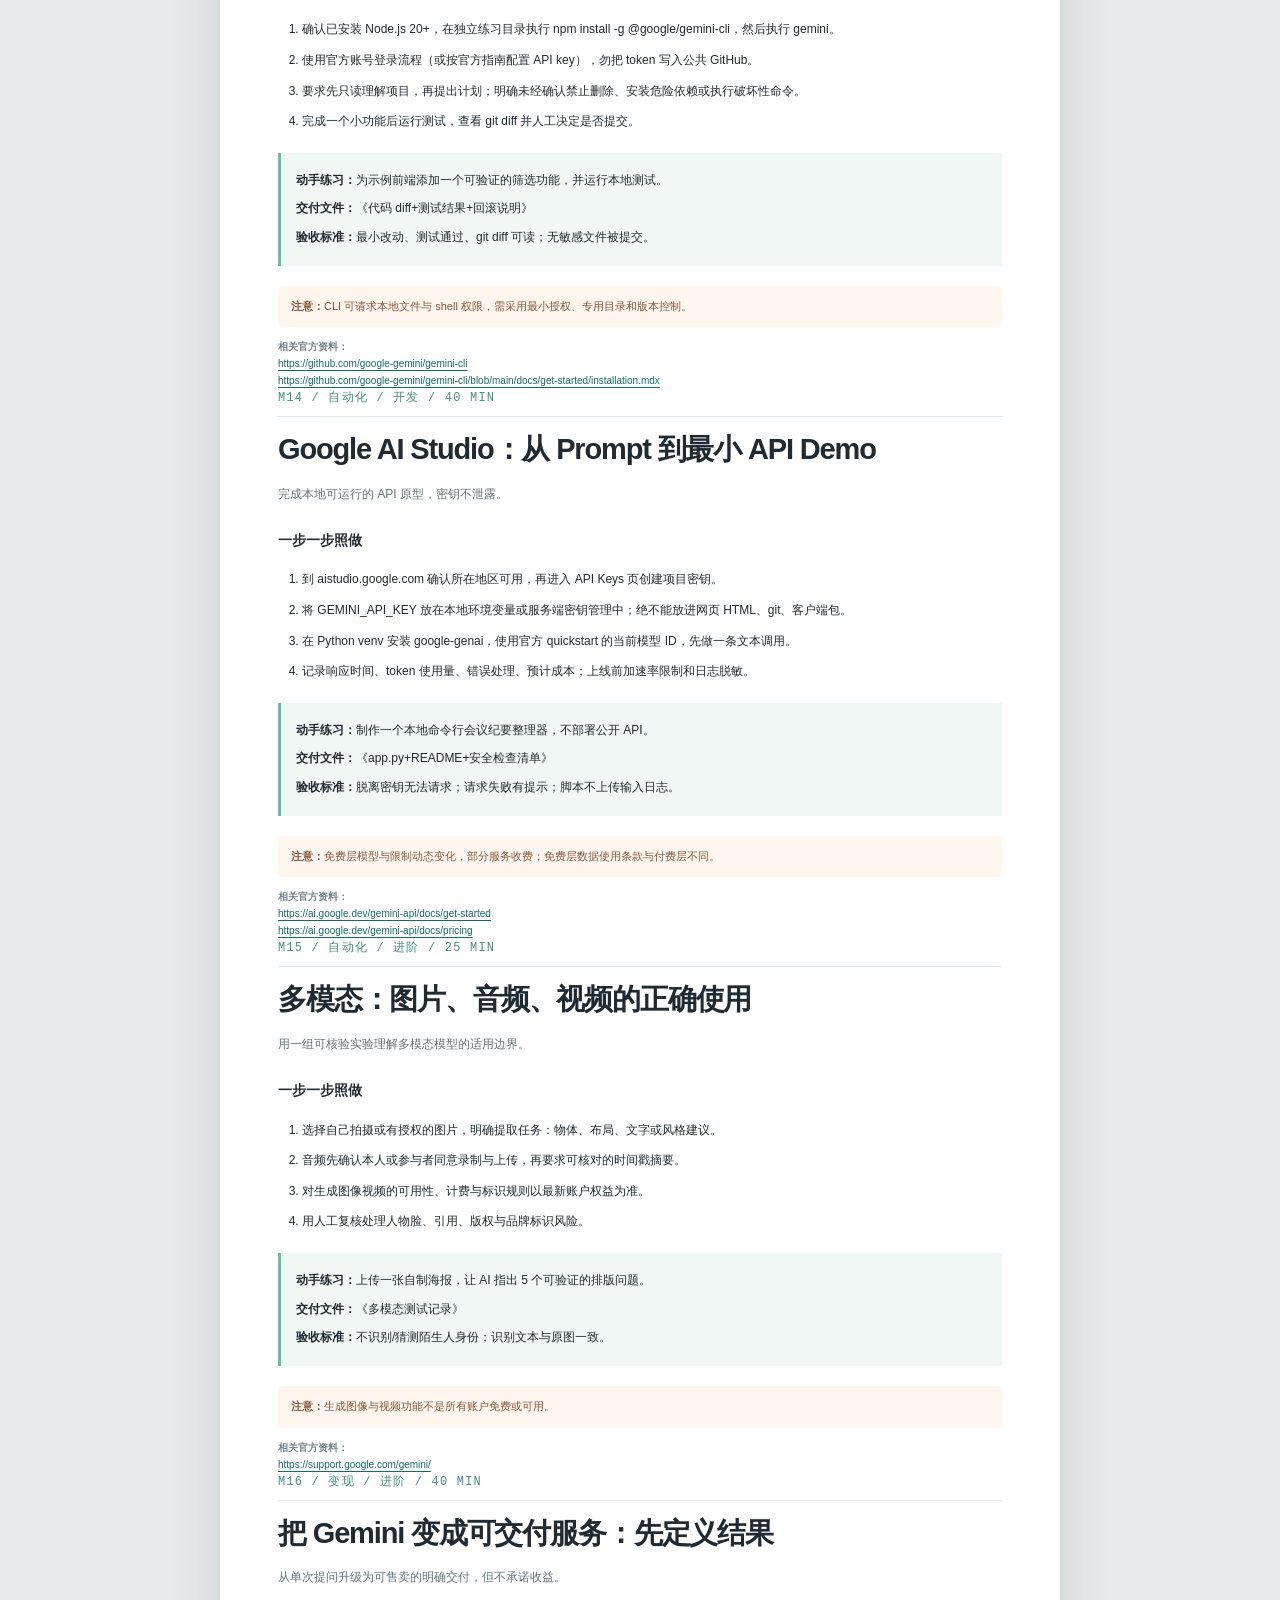
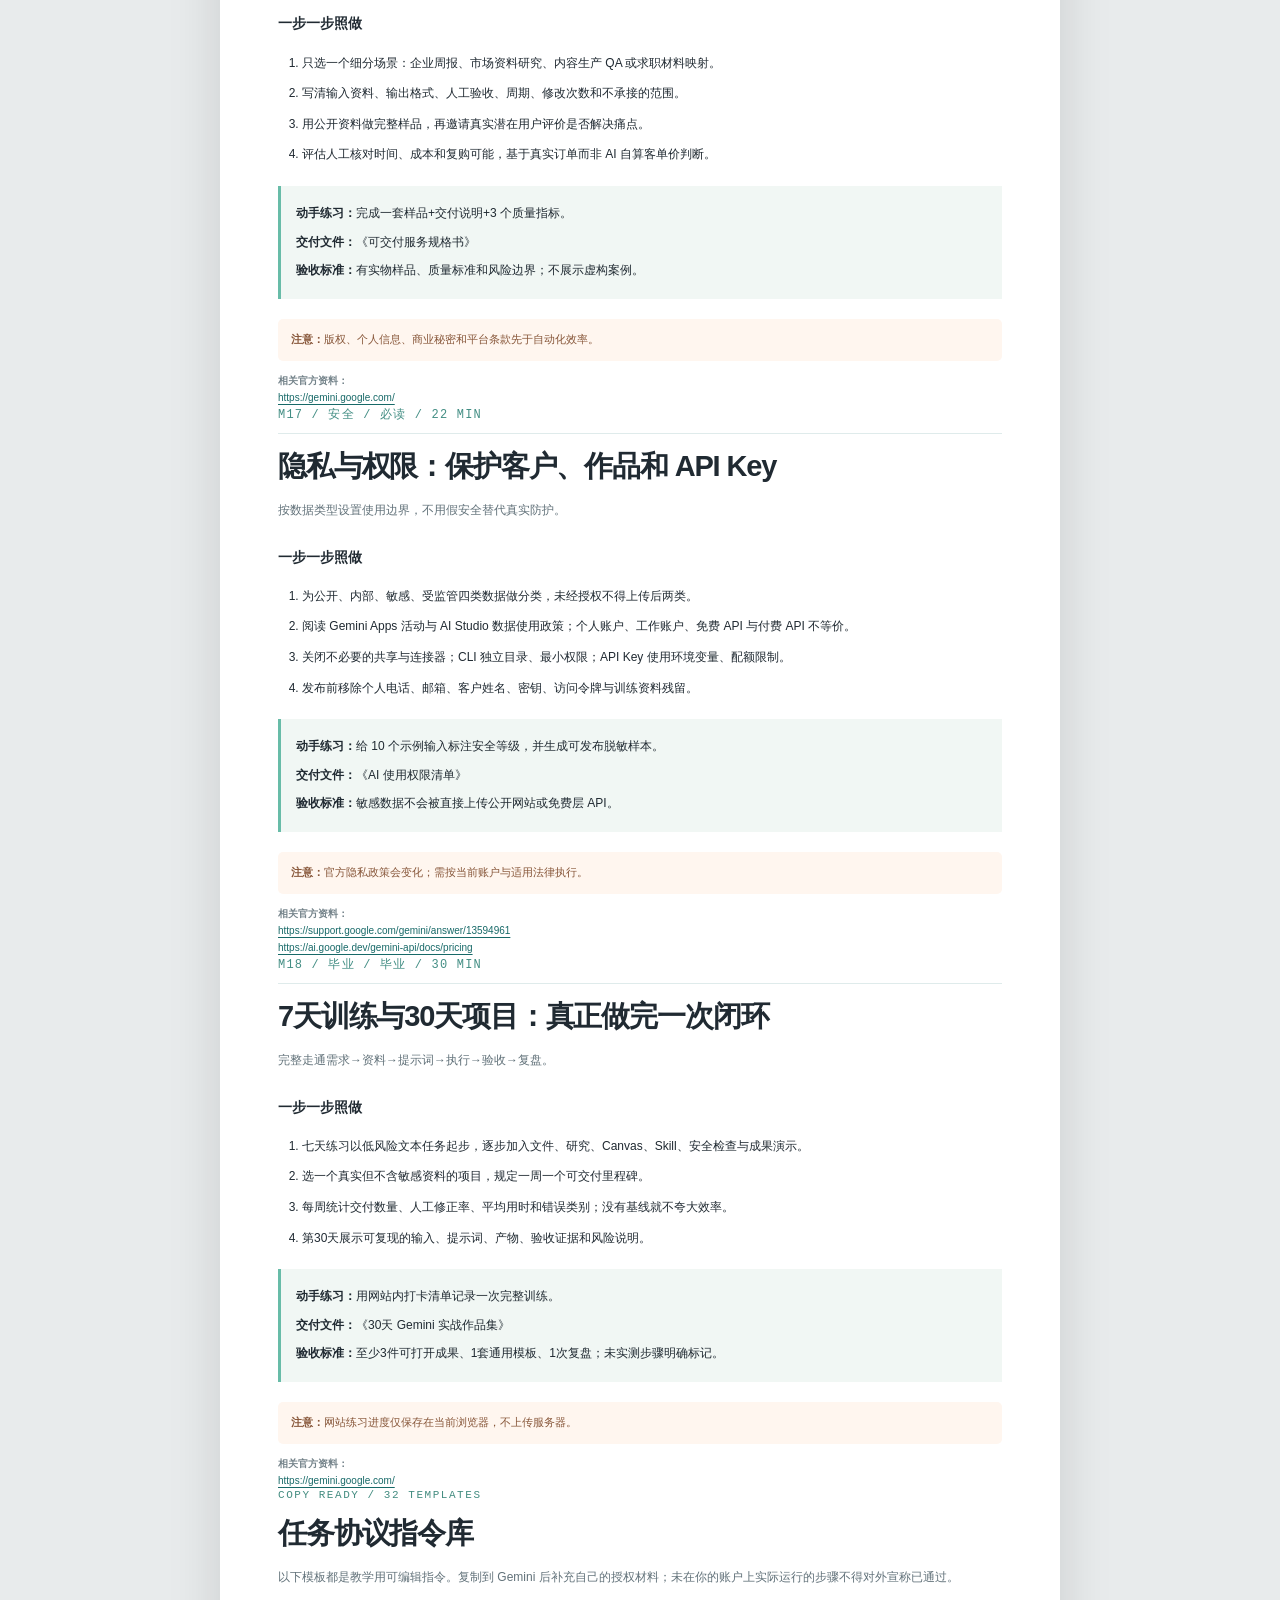
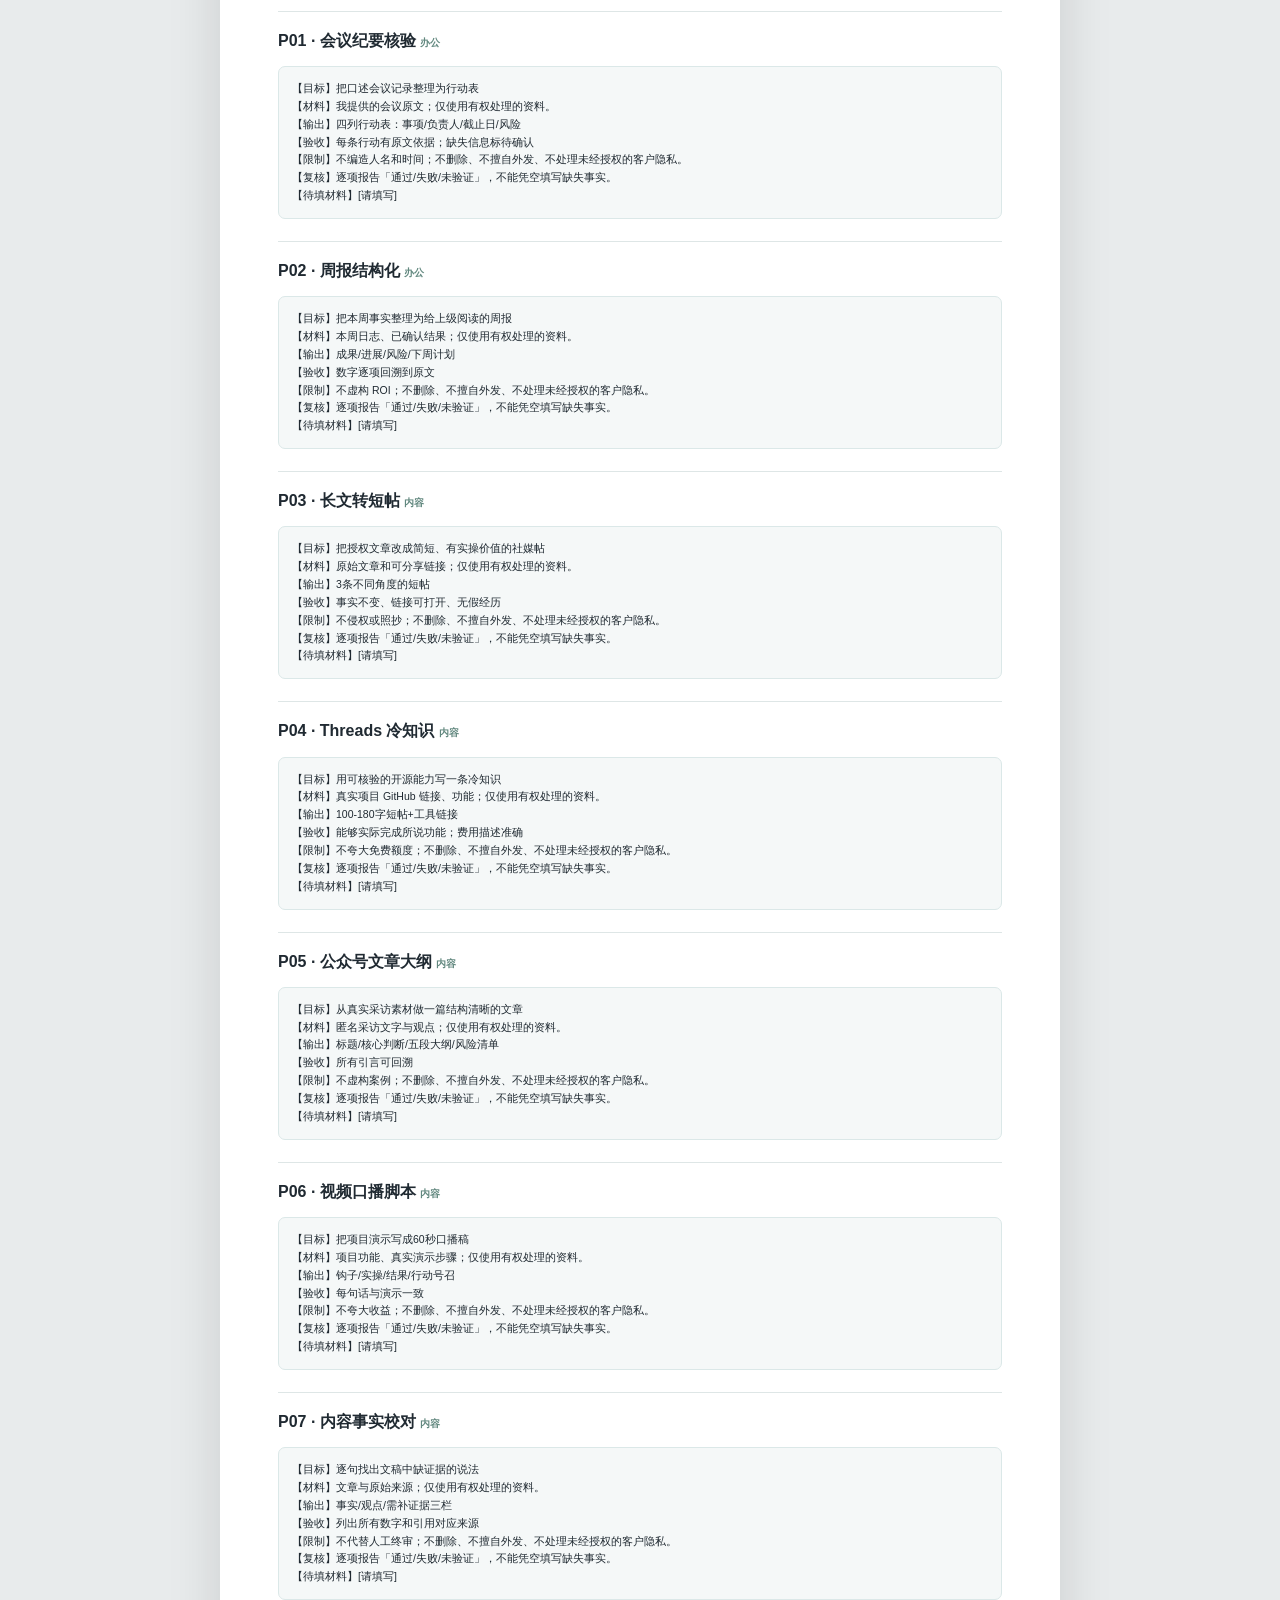
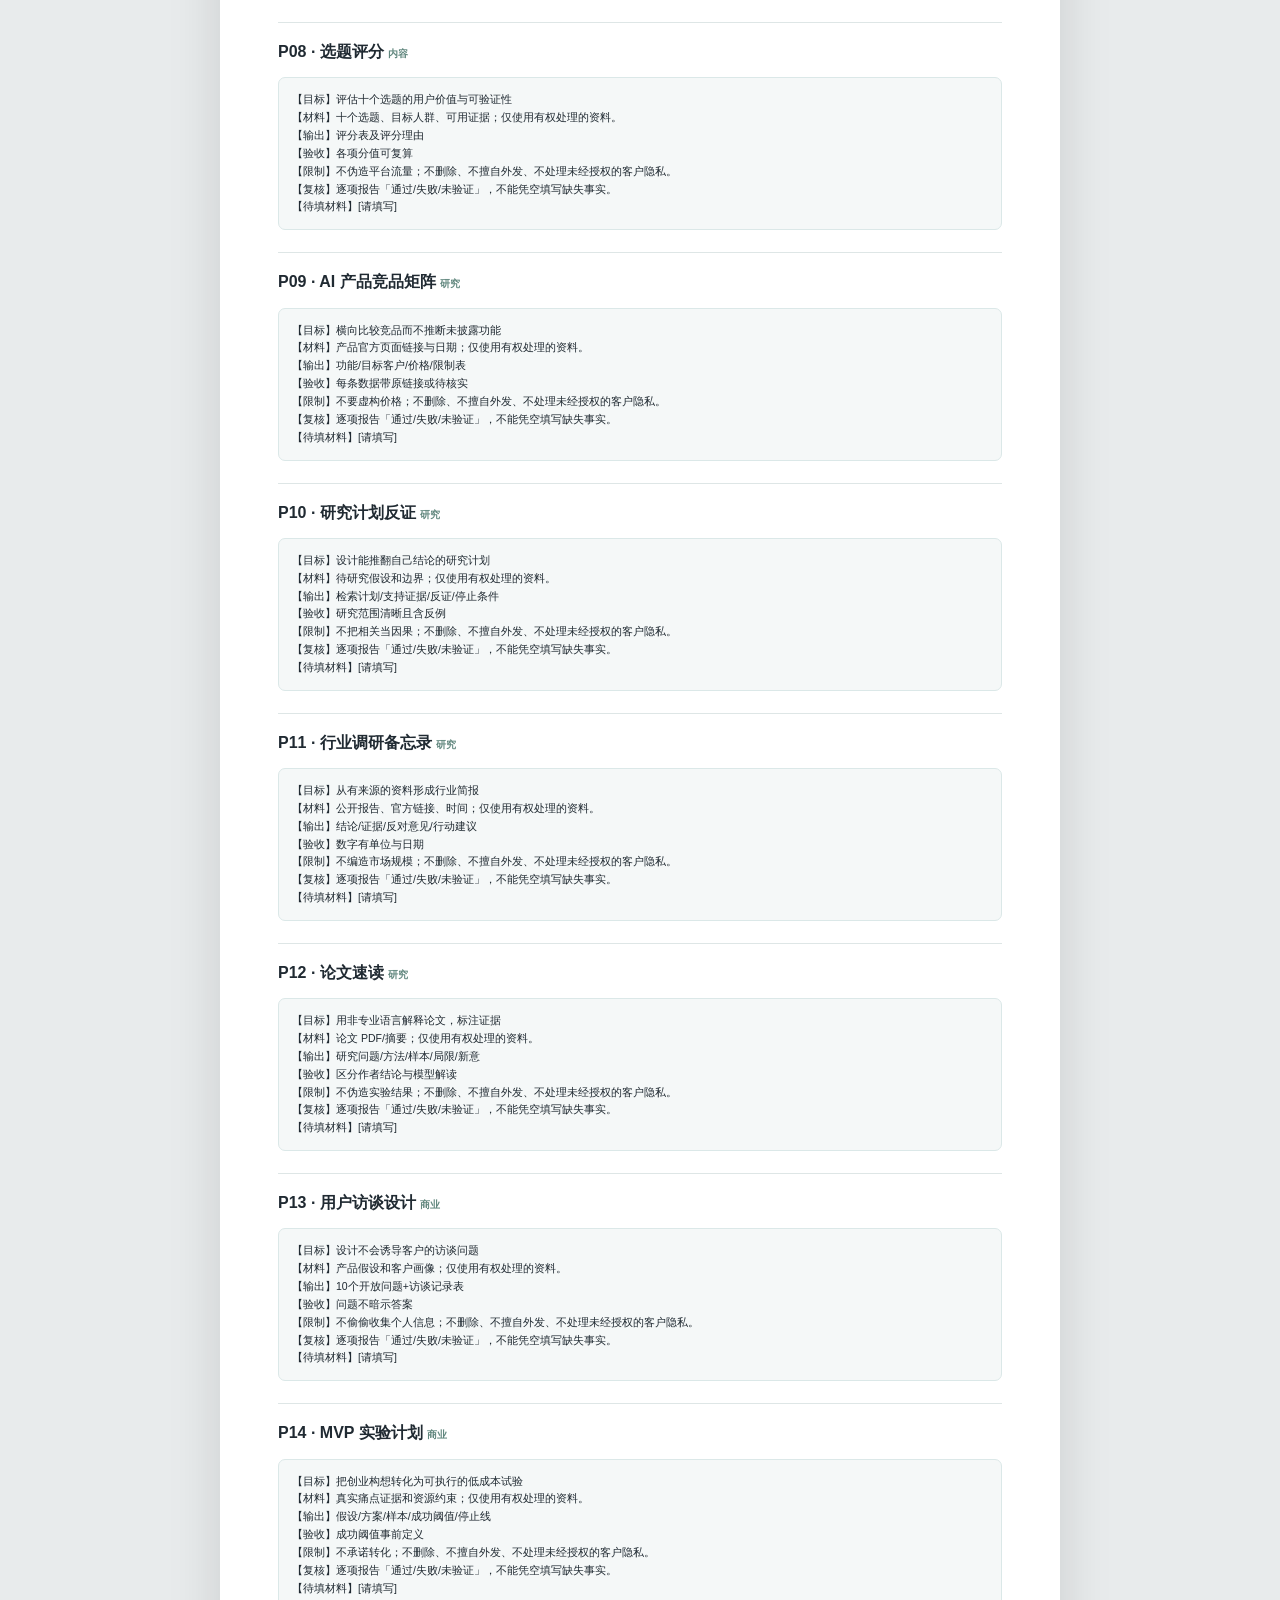
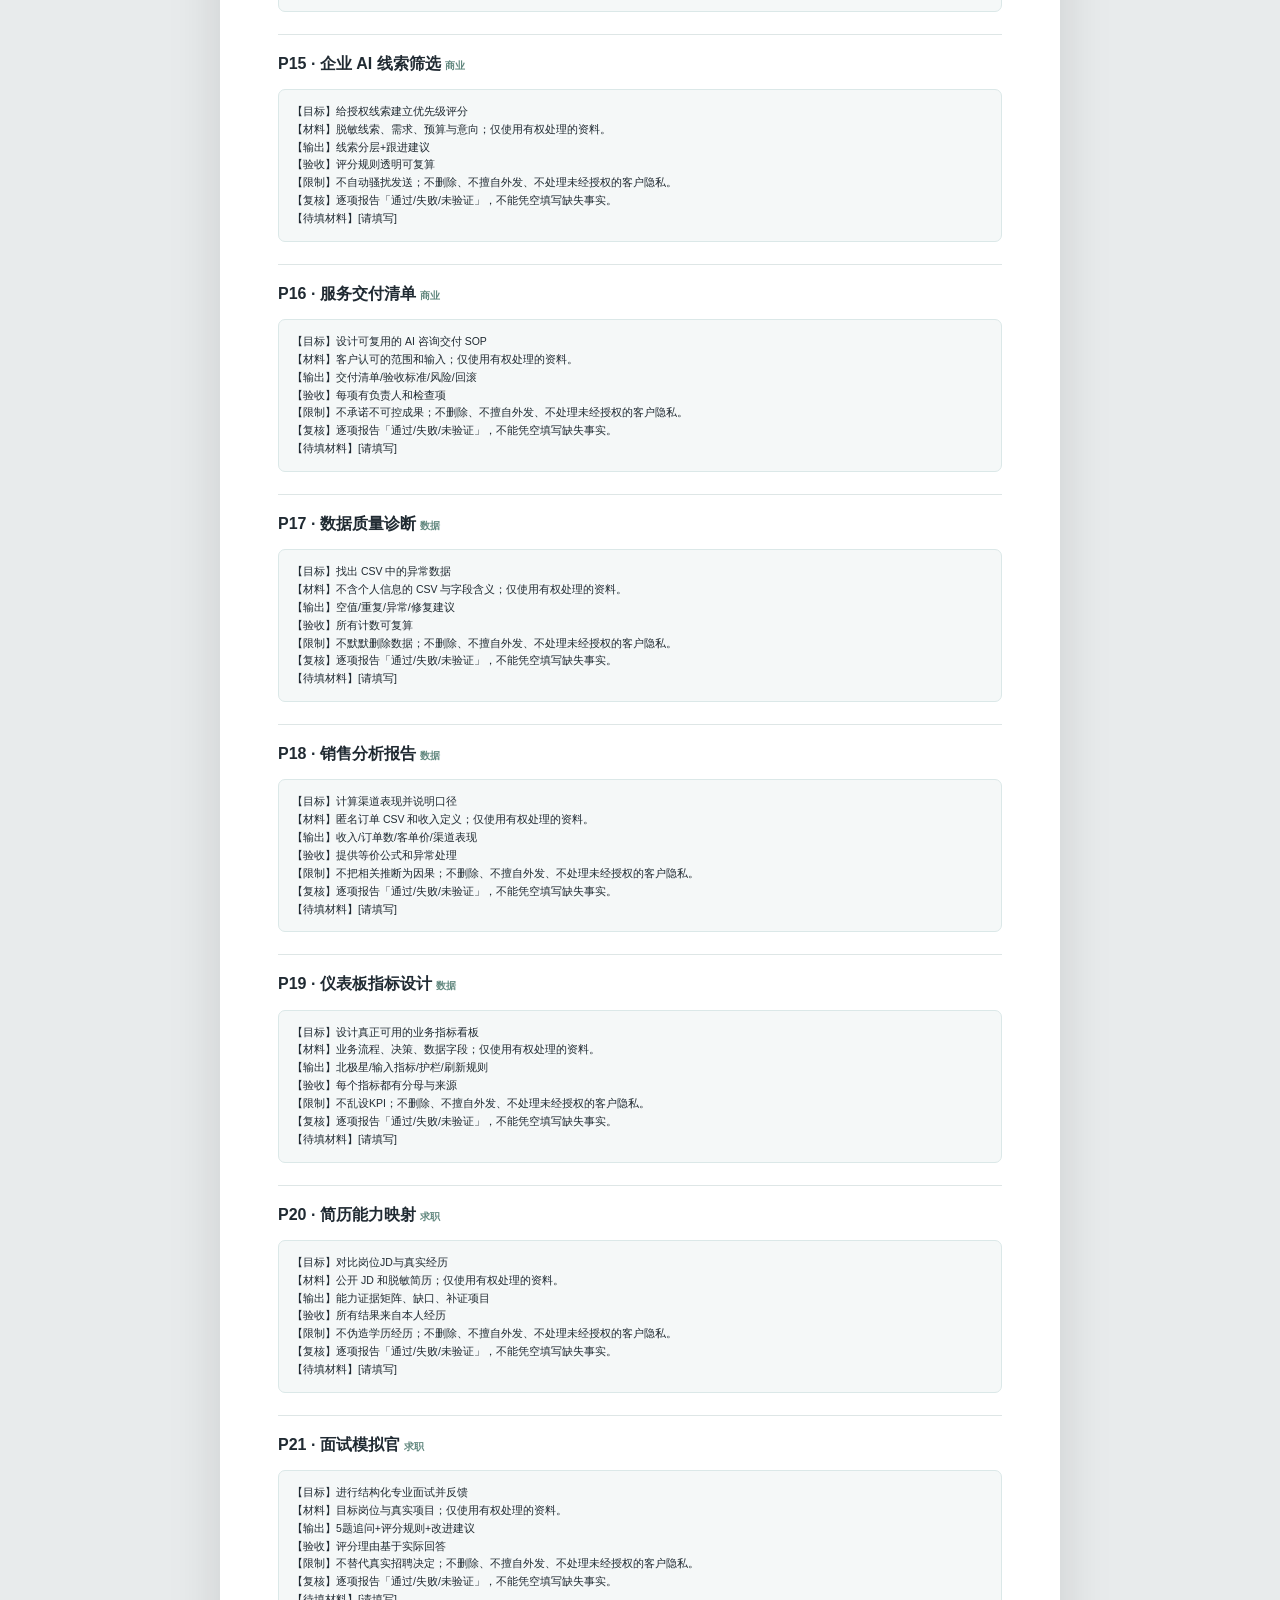
<file: print.html>
<!doctype html><html lang="zh-CN"><head><meta charset="utf-8"><meta name="viewport" content="width=device-width,initial-scale=1"><meta name="color-scheme" content="light"><meta name="robots" content="noindex,follow"><title>Gemini 实战教程 · 完整印刷版 | AI 酋长 Andy</title>
<style>
@page{size:A4;margin:16mm 17mm 17mm}*{box-sizing:border-box}html{scroll-behavior:smooth}body{margin:0;color:#202a32;background:#e8ebec;font-family:-apple-system,BlinkMacSystemFont,"PingFang SC","Noto Sans CJK SC","Microsoft YaHei",sans-serif;line-height:1.8;counter-reset:page}a{color:#176968;text-decoration:underline;text-underline-offset:3px;overflow-wrap:anywhere}.tools{position:sticky;top:0;z-index:4;display:flex;flex-wrap:wrap;align-items:center;justify-content:space-between;gap:12px;padding:10px 22px;background:#14242a;color:#f2f5f5;font-size:12px}.tools a{color:#d4ede8}.tools button{cursor:pointer;border:0;border-radius:7px;padding:9px 17px;background:#b6f1df;color:#153335;font-weight:bold}.paper{width:min(calc(100% - 20px),840px);background:white;padding:55px 58px;margin:22px auto 60px;box-shadow:0 20px 50px #0002}.kicker,.eyebrow{font:11px ui-monospace,Consolas,monospace;letter-spacing:.14em;color:#438c80}.cover{min-height:690px;padding-top:90px;border-bottom:3px solid #a1decf;break-after:page}.cover h1{font-size:56px;letter-spacing:-.07em;line-height:1.15;margin:30px 0}.cover h1 em{font-style:normal;color:#1a8b84}.cover p{font-size:15px;color:#647480;max-width:570px}.cover .metadata{margin-top:100px;padding-top:25px;border-top:1px solid #c6d3d4;display:grid;gap:10px;font-size:13px}.cover .metadata b{color:#192a31}.toc{break-after:page}.toc h2{font-size:27px}.toc ol{padding-left:21px;columns:2;column-gap:25px}.toc li{margin:9px 0;break-inside:avoid;font-size:12px}.page-title{font-size:29px;letter-spacing:-.04em;line-height:1.35;margin:13px 0}.lead{color:#62727a;font-size:12px;line-height:1.9}.lesson{break-before:page;page-break-before:always}.lesson .chapter{font:12px ui-monospace,monospace;color:#438e84;letter-spacing:.1em;border-bottom:1px solid #dfebeb;padding-bottom:10px}.lesson h3{font-size:14px;margin:23px 0 10px}.lesson ol{padding-left:24px}.lesson li{font-size:12px;margin:9px 0}.example{border-left:3px solid #68bca8;padding:10px 15px;background:#f1f7f4;margin:20px 0;break-inside:avoid}.example p{font-size:12px;margin:7px 0}.warn{font-size:11px;color:#875639;background:#fff6ef;padding:11px 13px;border-radius:5px}.refs{font-size:10px;color:#74838a;line-height:1.7}.prompt{border-top:1px solid #dee6e6;margin:22px 0;padding-top:15px;break-inside:avoid}.prompt h3{font-size:16px;margin:0 0 7px}.prompt pre{font-family:"PingFang SC","Noto Sans CJK SC","Microsoft YaHei",sans-serif;white-space:pre-wrap;word-break:break-word;font-size:10.5px;line-height:1.7;background:#f5f8f8;border:1px solid #dbe8e8;border-radius:7px;padding:13px}.overview{break-before:page}.overview table{width:100%;border-collapse:collapse;margin:15px 0;table-layout:fixed}.overview th,.overview td{border:1px solid #d8e1e1;text-align:left;font-size:11px;padding:8px;vertical-align:top;overflow-wrap:anywhere}.overview th{background:#f0f7f5}.faq-item{padding:10px 0;border-bottom:1px solid #e0e8e8;break-inside:avoid}.faq-item b{font-size:12px}.faq-item p{font-size:11px;color:#65757c}.linklist li{font-size:11px;line-height:1.7;margin:8px 0}.independent{font-size:10px;color:#64777a;border-top:1px solid #d8e4e4;margin-top:45px;padding-top:13px}.page-break{break-before:page} @media screen and (max-width:680px){.paper{width:100%;padding:28px 19px;margin:0 auto;box-shadow:none}.cover{min-height:500px;padding-top:70px}.cover h1{font-size:40px}.toc ol{columns:1}.tools{position:relative}}@media print{body{background:#fff}.paper{width:100%;padding:0;margin:0;box-shadow:none}.tools{display:none}.cover{min-height:240mm}.toc ol{columns:2}.lesson{break-before:page}.prompt{break-inside:avoid}a{text-decoration:none;color:#256d69}a:after{content:""}}
</style><script defer src="./data.js"></script><script defer src="./print.js"></script></head><body><div class="tools"><div>GEMINI FIELD GUIDE · 完整印刷版 · <a href="https://metaver.vip/" target="_blank" rel="noopener noreferrer">个人官网 metaver.vip ↗</a> · 微信 AIPMAndy</div><div><a href="./">返回互动网站 ↗</a>　<button type="button" id="print-button">打印 / 保存 PDF</button></div></div><main class="paper" id="print-root"><p>正在整理课程内容……</p></main></body></html>
</file>
<file: style.css>
:root{--bg:#090e15;--bg2:#0e1520;--panel:#121c29;--panel2:#152230;--line:rgba(195,211,232,.15);--line2:rgba(195,211,232,.24);--text:#edf4fb;--muted:#a0aebd;--soft:#728499;--cyan:#a0f2e7;--purple:#c4bafc;--warm:#ffe2bb;--white:#fff;--radius:18px;--max:1160px}
*{box-sizing:border-box}html{scroll-behavior:smooth;scroll-padding-top:90px}body{margin:0;background:var(--bg);color:var(--text);font-family:-apple-system,BlinkMacSystemFont,"SF Pro Display","PingFang SC","Microsoft YaHei","Noto Sans CJK SC",sans-serif;line-height:1.68;-webkit-font-smoothing:antialiased;overflow-x:hidden}a{color:inherit;text-decoration:none}button,input,select{font:inherit}button{cursor:pointer}button:disabled{cursor:not-allowed}::selection{background:rgba(160,242,231,.32)}.wrap{width:min(calc(100% - 56px),var(--max));margin-inline:auto}.sr-only,.skip-link:not(:focus){position:absolute;width:1px;height:1px;padding:0;margin:-1px;overflow:hidden;clip:rect(0,0,0,0);white-space:nowrap;border:0}.skip-link:focus{position:fixed;z-index:100;top:6px;left:8px;background:#fff;color:#000;padding:8px 12px}
.aurora{pointer-events:none;position:absolute;z-index:-1;filter:blur(70px);opacity:.26;border-radius:50%}.aurora-a{width:540px;height:500px;top:-160px;right:7%;background:radial-gradient(ellipse,#2b5b83,transparent 65%)}.aurora-b{width:500px;height:520px;top:300px;right:0;background:radial-gradient(ellipse,#5f3f8c,transparent 70%)}
.masthead{height:78px;padding:0 max(28px,calc((100vw - var(--max))/2));display:flex;justify-content:space-between;align-items:center;gap:24px;position:sticky;top:0;z-index:40;border-bottom:1px solid rgba(170,195,220,.1);backdrop-filter:blur(20px);background:rgba(9,14,21,.88)}.brand{display:flex;align-items:center;gap:11px;white-space:nowrap}.brand-mark{display:grid;place-items:center;font-family:Georgia,serif;font-size:29px;font-style:italic;width:44px;height:44px;border-radius:13px;color:#10161b;background:linear-gradient(145deg,#e8fff9,#a8e4e5 49%,#a8a0f5)}.brand-mark span{font-size:21px;margin-left:-7px}.brand-text{font-size:13px;font-weight:760;letter-spacing:.18em;line-height:1.2}.brand-text small{display:block;font-size:8px;letter-spacing:.25em;color:var(--muted);margin-top:4px}.navlinks{display:flex;gap:24px;align-items:center}.navlinks a,.nav-cta{font-size:12px;color:#b1bfce;transition:color .2s}.navlinks a:hover,.nav-cta:hover{color:#fff}.nav-cta{padding:10px 15px;border:1px solid var(--line2);border-radius:99px;white-space:nowrap}
.hero{display:grid;grid-template-columns:1.12fr .88fr;gap:64px;padding-top:96px;padding-bottom:86px;align-items:center;min-height:675px}.eyebrow,.micro-label,.section-num,.section-tag{font-family:ui-monospace,Menlo,Consolas,monospace;letter-spacing:.12em;font-size:10px;font-weight:650;color:var(--cyan)}.eyebrow{display:flex;align-items:center;gap:12px;flex-wrap:wrap}.eyebrow-line{width:32px;height:1px;background:var(--line2)}.signal{width:7px;height:7px;border-radius:50%;background:var(--cyan);box-shadow:0 0 0 4px rgba(160,242,231,.13)}.hero h1{font-size:clamp(48px,5.6vw,82px);font-weight:710;letter-spacing:-.069em;line-height:1.12;margin:29px 0 27px}.hero h1 em{font-style:normal;color:var(--white);text-decoration:underline;text-decoration-color:rgba(160,242,231,.62);text-underline-offset:11px;text-decoration-thickness:3px}.gradient-ink{background:linear-gradient(112deg,#eef9fd 18%,#b8eadf 52%,#bcb7f9);-webkit-background-clip:text;background-clip:text;color:transparent}.hero-description{font-size:15px;line-height:2;max-width:530px;color:var(--muted)}.actions{display:flex;gap:11px;flex-wrap:wrap;margin:33px 0 23px}.btn{border:1px solid transparent;border-radius:9px;padding:12px 19px;display:inline-flex;justify-content:center;align-items:center;gap:28px;font-size:13px;font-weight:680;min-height:47px;transition:transform .2s,background .2s,border-color .2s}.btn:hover{transform:translateY(-2px)}.btn-primary{color:#0c1820;background:linear-gradient(100deg,#b0f3e6,#b4dce5)}.btn-primary:hover{background:#d2fff5}.btn-outline{border-color:var(--line2);background:rgba(255,255,255,.02);color:#e4edf7}.btn-outline:hover{border-color:rgba(160,242,231,.6)}.hero-notice{display:flex;gap:10px;align-items:center;flex-wrap:wrap;font-size:10px;color:var(--soft);margin-top:24px}.hero-notice i{height:3px;width:3px;background:#53677d;border-radius:50%}
.hero-panel{position:relative;padding:25px;background:linear-gradient(150deg,rgba(30,47,66,.78),rgba(14,21,31,.95) 55%,rgba(19,35,46,.95));border:1px solid rgba(183,224,232,.21);border-radius:19px;box-shadow:0 32px 100px rgba(0,0,0,.28),inset 0 1px rgba(255,255,255,.06);min-height:505px}.hero-panel:before{position:absolute;content:"";inset:-1px;border-radius:19px;pointer-events:none;background:linear-gradient(130deg,rgba(159,250,236,.2),transparent 33%,transparent 64%,rgba(167,161,243,.12));mask:linear-gradient(#fff 0 0) content-box,linear-gradient(#fff 0 0);mask-composite:exclude;padding:1px}.panel-head{display:flex;align-items:center;justify-content:space-between;gap:10px}.status-dot{font-size:12px;color:#72cfb7}.status-dot span{font-size:9px;font-family:monospace;color:var(--muted);letter-spacing:.05em}.terminal-icon{height:112px;display:flex;align-items:center;justify-content:center;position:relative;margin-top:20px}.diamond{width:58px;height:58px;display:block;transform:rotate(45deg);position:absolute;border:1px solid rgba(215,255,247,.8);border-radius:12px;box-shadow:0 0 50px rgba(131,222,211,.08)}.diamond.d1{background:linear-gradient(135deg,rgba(160,242,231,.45),rgba(163,173,244,.06));margin-left:-34px}.diamond.d2{border-color:rgba(209,197,255,.7);background:rgba(180,171,255,.12);margin-left:28px;transform:rotate(45deg) scale(.78)}.diamond.d3{transform:rotate(45deg) scale(.45);background:rgba(220,249,246,.9);margin-left:-3px;border-color:#fff}.terminal-title{font-size:29px;line-height:1.4;font-weight:660;letter-spacing:-.04em;margin:2px 0 22px}.pipeline{border-top:1px solid var(--line)}.pipeline>div{display:grid;grid-template-columns:40px 1fr auto;gap:12px;align-items:center;padding:12px 3px;border-bottom:1px solid var(--line)}.pipeline b{font-family:monospace;color:#9fbdbf;font-size:11px;font-weight:500}.pipeline span{font-size:13px;color:#dbe6f2}.pipeline small{font:9px ui-monospace,monospace;color:#657a8f;letter-spacing:.06em}.terminal-foot{color:#667c90;font:9px ui-monospace,monospace;letter-spacing:.11em;margin:17px 0 0}
.stats{display:grid;grid-template-columns:repeat(4,1fr);border:1px solid var(--line);border-radius:14px;overflow:hidden;background:rgba(17,27,39,.55)}.stats>div{padding:27px 25px;display:flex;gap:5px;align-items:baseline;flex-direction:column;border-right:1px solid var(--line)}.stats>div:last-child{border-right:0}.stats strong{font-family:Georgia,serif;font-size:35px;line-height:1;font-weight:400;color:#eff9f5;letter-spacing:-.05em}.stats span{color:#8e9eaf;font-size:11px}
.section{padding-top:104px}.section-head{display:flex;gap:20px;justify-content:space-between;align-items:end;margin-bottom:33px}.section-head h2{font-size:clamp(26px,3.6vw,40px);line-height:1.34;letter-spacing:-.046em;font-weight:660;margin:12px 0 12px}.section-head p{max-width:660px;color:var(--muted);font-size:13px;line-height:1.9;margin:0}.section-tag,.quiet-link{font-size:11px;white-space:nowrap}.quiet-link{color:var(--cyan);border-bottom:1px solid rgba(160,242,231,.28);padding-bottom:5px}
.first-grid{display:grid;grid-template-columns:.78fr 1.22fr;gap:18px}.steps-card,.prompt-demo,.check-panel,.calendar-panel,.path-result,.update-note{border:1px solid var(--line);background:rgba(18,28,41,.75);border-radius:14px}.steps-card{padding:19px 26px}.step{display:flex;gap:20px;padding:19px 0;border-bottom:1px solid var(--line)}.step:last-child{border-bottom:0}.step>span{font-family:ui-monospace,monospace;font-size:11px;color:var(--cyan);padding-top:3px}.step b{font-size:14px}.step p{font-size:12px;color:var(--muted);line-height:1.8;margin:4px 0}.step p a{color:var(--cyan);text-decoration:underline;text-decoration-color:rgba(160,242,231,.35)}
.prompt-demo{overflow:hidden;background:#0c131d}.code-top{display:flex;align-items:center;gap:13px;padding:15px 20px;border-bottom:1px solid var(--line);font:10px ui-monospace,monospace;color:#7890a4}.lights{font-size:10px;letter-spacing:3px;color:#92acbc}.code-copy{margin-left:auto;border:1px solid rgba(160,242,231,.3);background:rgba(160,242,231,.07);color:var(--cyan);border-radius:6px;padding:6px 11px;font-size:11px}.code-copy:hover{background:rgba(160,242,231,.17)}.prompt-demo pre{white-space:pre-wrap;word-break:break-word;font:12px/2.03 ui-monospace,"SFMono-Regular","PingFang SC",Consolas,monospace;color:#d0dfea;padding:18px 22px;margin:0}.code-bottom{display:flex;justify-content:space-between;gap:10px;padding:12px 20px;border-top:1px solid var(--line);font-size:10px;color:#718398}
.path-cards{display:grid;grid-template-columns:repeat(5,minmax(0,1fr));gap:10px}.path-card{text-align:left;min-height:157px;border:1px solid var(--line);background:rgba(18,27,40,.62);border-radius:12px;padding:18px 16px;color:var(--text);transition:border-color .2s,background .2s,transform .2s}.path-card:hover,.path-card[aria-pressed="true"]{border-color:rgba(160,242,231,.7);background:rgba(32,57,67,.7);transform:translateY(-2px)}.path-card .path-number{font:10px ui-monospace,monospace;color:var(--cyan)}.path-card strong{display:block;font-size:14px;margin:12px 0 6px}.path-card small{display:block;font-size:11px;color:var(--muted);line-height:1.6}.path-card .path-days{display:inline-block;margin-top:11px;font-size:10px;color:#e2d9ff}.path-result{margin-top:12px;padding:19px 22px;display:flex;gap:20px;align-items:center;justify-content:space-between;flex-wrap:wrap}.path-result strong{font-size:13px}.path-result p{font-size:12px;color:var(--muted);margin:5px 0}.path-result a{color:var(--cyan);font-size:12px;white-space:nowrap}
.filters{padding:18px 20px;border:1px solid var(--line);border-radius:13px;background:rgba(18,28,41,.57);display:flex;align-items:center;flex-wrap:wrap;gap:14px;margin-bottom:17px}.input-label{font-size:11px;color:#abb9c8;white-space:nowrap}.filters input,.filters select{background:#0a111c;color:var(--text);border:1px solid var(--line2);border-radius:8px;padding:11px 14px;min-height:44px;outline:none;font-size:12px}.filters input:focus,.filters select:focus{border-color:var(--cyan);box-shadow:0 0 0 3px rgba(160,242,231,.1)}.filters input{flex:1 1 220px}.chips{display:flex;gap:7px;flex-wrap:wrap}.chip{background:transparent;border:1px solid var(--line);color:var(--muted);border-radius:30px;padding:7px 11px;font-size:11px;white-space:nowrap}.chip[aria-pressed="true"],.chip:hover{background:rgba(160,242,231,.1);border-color:rgba(160,242,231,.55);color:var(--cyan)}
.lesson-list{display:grid;grid-template-columns:repeat(2,minmax(0,1fr));gap:13px}.lesson{background:rgba(19,30,44,.7);border:1px solid var(--line);border-radius:12px;overflow:hidden;scroll-margin-top:95px}.lesson[open]{border-color:rgba(176,226,231,.5)}.lesson summary{padding:21px;cursor:pointer;list-style:none;position:relative}.lesson summary::-webkit-details-marker{display:none}.lesson summary:after{content:"+";position:absolute;right:20px;top:21px;color:var(--cyan);font:24px/1 Georgia}.lesson[open] summary:after{content:"−"}.lesson .lesson-meta{display:flex;gap:10px;align-items:center;flex-wrap:wrap;color:#7e93a6;font:10px ui-monospace,monospace}.lesson .lesson-meta b{color:var(--cyan);font-weight:600}.lesson h3{font-size:16px;font-weight:630;line-height:1.55;letter-spacing:-.014em;margin:9px 30px 7px 0}.lesson .lesson-goal{margin:0;font-size:11px;color:var(--muted);line-height:1.8}.lesson-body{border-top:1px solid var(--line);padding:10px 21px 20px;background:rgba(9,17,27,.35)}.lesson-body h4{font-size:11px;color:#a8b5c7;letter-spacing:.07em;font-weight:650;margin:19px 0 8px}.lesson-body ol{padding-left:20px;margin:0}.lesson-body li{font-size:12px;color:#d1dde8;padding:4px 0;line-height:1.8}.lesson-results{background:rgba(160,242,231,.055);border-left:2px solid rgba(160,242,231,.6);padding:14px 17px;margin-top:16px}.lesson-results p{margin:0 0 7px;font-size:12px;color:#b7c7d5}.lesson-results p:last-child{margin:0}.lesson-results b{color:#eaf4ef}.lesson-warning{margin-top:11px;font-size:11px;color:#ebcdad;line-height:1.8}.lesson-source{margin-top:12px;display:flex;gap:9px;flex-wrap:wrap}.lesson-source a{font-size:10px;color:var(--cyan);text-decoration:underline;text-underline-offset:3px}.result-count{font:11px ui-monospace,monospace;color:var(--muted)}
.prompt-grid{display:grid;grid-template-columns:repeat(3,minmax(0,1fr));gap:13px}.prompt-card{display:flex;flex-direction:column;gap:9px;background:rgba(20,30,44,.74);border:1px solid var(--line);border-radius:12px;padding:19px;min-height:216px;transition:border-color .2s}.prompt-card:hover{border-color:var(--line2)}.prompt-card .prompt-meta{display:flex;align-items:center;justify-content:space-between;font:10px ui-monospace,monospace;color:var(--cyan)}.prompt-card .prompt-meta i{font-style:normal;color:#889ab2}.prompt-card h3{font-size:15px;margin:2px 0 0;line-height:1.5}.prompt-card p{font-size:12px;color:var(--muted);line-height:1.8;margin:0;flex:1}.prompt-card .output-note{font-size:11px;color:#c7d8e5}.prompt-card .output-note b{color:var(--cyan);font-weight:520}.prompt-card button{border:1px solid rgba(160,242,231,.4);background:rgba(160,242,231,.07);color:var(--cyan);border-radius:7px;padding:10px;font-size:11px;transition:background .2s}.prompt-card button:hover{background:rgba(160,242,231,.16)}.empty{text-align:center;padding:32px;color:var(--muted);font-size:13px}
.bootcamp-grid{display:grid;grid-template-columns:.9fr 1.1fr;gap:16px}.check-panel,.calendar-panel{padding:24px}.check-panel-head{display:flex;align-items:center;justify-content:space-between}.check-panel h3,.calendar-panel h3{font-size:22px;letter-spacing:-.03em;margin:7px 0 13px}.check-panel-head>strong{color:var(--cyan);font:26px Georgia,serif}.progress-track{height:5px;border-radius:9px;overflow:hidden;background:rgba(255,255,255,.08);margin:10px 0 18px}.progress-track span{display:block;height:100%;width:0;background:linear-gradient(90deg,var(--cyan),var(--purple));transition:width .2s}.day7{display:flex;align-items:flex-start;gap:13px;padding:13px 0;border-bottom:1px solid var(--line);cursor:pointer}.day7:last-child{border-bottom:0}.day7 input{width:17px;height:17px;accent-color:#a2e9da;margin-top:4px;flex-shrink:0}.day7 strong{display:block;font-size:12px;font-weight:630}.day7 p{font-size:11px;color:var(--muted);line-height:1.7;margin:3px 0 0}.day7 small{color:var(--cyan);font-size:10px}.day7 input:checked+span strong{text-decoration:line-through;color:#77939a}.reset-progress{margin-top:14px;border:0;background:transparent;color:#91a3b2;text-decoration:underline;text-underline-offset:4px;font-size:11px;padding:4px}.cal-head p{font-size:11px;color:var(--muted);margin:-5px 0 17px}.day30-grid{display:grid;grid-template-columns:repeat(5,1fr);gap:7px}.day30-grid button{border-radius:8px;min-height:68px;background:#0c1621;border:1px solid var(--line);color:#dce9ee;padding:8px 5px;text-align:center;transition:background .2s,border-color .2s}.day30-grid button:hover{border-color:var(--cyan);background:rgba(160,242,231,.08)}.day30-grid button[aria-pressed="true"]{border-color:var(--cyan);background:rgba(160,242,231,.18)}.day30-grid b{display:block;font:12px Georgia,serif}.day30-grid span{font-size:9px;color:#89a1b6}.day30-detail{padding:12px 14px;background:rgba(160,242,231,.075);border:1px solid var(--line);border-radius:8px;font-size:12px;line-height:1.7;min-height:62px;margin-top:12px;color:#dce7f1}.cal-foot{margin-top:14px;color:#8497aa;font-size:11px}
.rule-grid{display:grid;grid-template-columns:repeat(4,minmax(0,1fr));gap:11px}.rule-grid article{border-top:2px solid rgba(162,237,224,.68);padding:22px 19px;background:rgba(18,28,41,.7);border-radius:0 0 11px 11px}.rule-grid article>span{font:10px ui-monospace,monospace;color:var(--cyan)}.rule-grid h3{font-size:16px;margin:12px 0}.rule-grid p{font-size:12px;line-height:1.85;color:var(--muted);margin:0}.update-note{margin-top:13px;padding:21px 23px;display:flex;gap:14px;align-items:flex-start}.update-note strong{font-size:12px;min-width:222px;color:var(--warm)}.update-note span{font-size:11px;color:#b7c6d3;line-height:1.9}.update-note a{color:var(--cyan);text-decoration:underline}
.download-grid{display:grid;grid-template-columns:repeat(3,minmax(0,1fr));gap:13px}.download-card{border:1px solid var(--line);border-radius:13px;padding:25px;background:rgba(17,28,41,.72);min-height:270px;display:flex;flex-direction:column;transition:transform .2s,border-color .2s}.download-card:hover{transform:translateY(-3px);border-color:rgba(160,242,231,.6)}.download-card.featured{background:linear-gradient(145deg,rgba(42,77,81,.8),rgba(23,38,53,.82))}.download-icon{font:11px ui-monospace,monospace;letter-spacing:.12em;color:var(--cyan);border:1px solid var(--line2);border-radius:6px;padding:8px 9px;align-self:flex-start}.download-card h3{font-size:20px;letter-spacing:-.03em;margin:23px 0 9px}.download-card p{font-size:12px;line-height:1.9;color:var(--muted);margin:0}.download-card b{font-size:12px;margin-top:auto;padding-top:19px;color:var(--cyan);font-weight:590;display:flex;justify-content:space-between}
.faq-list{display:grid;grid-template-columns:repeat(2,minmax(0,1fr));gap:11px}.faq-list details{border:1px solid var(--line);border-radius:9px;background:rgba(18,28,41,.62);padding:0 19px}.faq-list summary{list-style:none;cursor:pointer;font-size:13px;font-weight:600;position:relative;padding:18px 23px 18px 0}.faq-list summary::-webkit-details-marker{display:none}.faq-list summary:after{content:"+";position:absolute;right:0;color:var(--cyan)}.faq-list details[open] summary:after{content:"−"}.faq-list p{font-size:12px;line-height:1.9;color:var(--muted);margin:0 0 18px}.resource-list{display:grid;grid-template-columns:repeat(4,minmax(0,1fr));gap:10px}.resource-list a{display:flex;flex-direction:column;gap:8px;border:1px solid var(--line);border-radius:9px;padding:17px;background:rgba(17,26,38,.58);min-height:98px;transition:border-color .2s}.resource-list a:hover{border-color:var(--cyan)}.resource-list strong{font-size:12px;line-height:1.5}.resource-list span{font:10px ui-monospace,monospace;color:var(--cyan)}
.closing{display:flex;gap:40px;align-items:center;justify-content:space-between;margin-top:118px;margin-bottom:90px;background:radial-gradient(circle at 12% 0%,rgba(67,122,125,.18),transparent 48%),#15202b;border:1px solid rgba(158,210,210,.22);border-radius:18px;padding:56px 58px}.closing h2{font-size:clamp(26px,3vw,39px);letter-spacing:-.05em;line-height:1.35;margin:17px 0}.closing p{font-size:12px;color:var(--muted);max-width:540px;line-height:1.9}.closing-actions{display:flex;flex-direction:column;gap:10px;min-width:244px}.closing-actions .btn{gap:15px}.wechat-btn{padding:12px 15px;border:1px solid var(--line2);border-radius:9px;color:#d7e6ef;background:transparent;font-size:12px}.wechat-btn:hover{background:rgba(255,255,255,.04)}.footer{border-top:1px solid var(--line);padding:30px 0 42px;display:flex;justify-content:space-between;gap:20px;font-size:11px;color:#8193a3}.footer>div:first-child{display:flex;flex-direction:column;gap:7px}.footer b{font:11px ui-monospace,monospace;letter-spacing:.13em;color:#d1e7ea}.footer>div:last-child{display:flex;align-items:start;gap:23px;flex-wrap:wrap}.footer a:hover{color:var(--cyan)}.toast{position:fixed;z-index:99;bottom:27px;left:50%;transform:translate(-50%,25px);opacity:0;pointer-events:none;background:#ebfef8;color:#092325;border-radius:8px;padding:11px 17px;font-size:12px;font-weight:650;box-shadow:0 12px 60px rgba(0,0,0,.35);transition:opacity .2s,transform .2s}.toast.show{opacity:1;transform:translate(-50%,0)}
@media(max-width:1100px){.hero{gap:34px}.navlinks{gap:14px}.path-cards{grid-template-columns:repeat(3,1fr)}.resource-list{grid-template-columns:repeat(3,1fr)}.prompt-grid{grid-template-columns:repeat(2,1fr)}}@media(max-width:840px){.masthead{height:68px;padding-inline:23px}.navlinks{display:none}.wrap{width:min(calc(100% - 38px),var(--max))}.hero{grid-template-columns:1fr;min-height:auto;gap:28px;padding-top:62px;padding-bottom:42px}.hero h1{font-size:clamp(43px,8vw,70px)}.hero-panel{min-height:auto;max-width:620px}.terminal-icon{height:80px}.terminal-title{font-size:25px}.stats>div{padding:20px 18px}.first-grid,.bootcamp-grid{grid-template-columns:1fr}.rule-grid{grid-template-columns:repeat(2,1fr)}.download-grid{grid-template-columns:1fr 1fr}.faq-list{grid-template-columns:1fr}.closing{padding:34px;align-items:start;flex-direction:column}.closing-actions{width:100%;flex-direction:row;flex-wrap:wrap}.closing-actions>*{flex:1}.section{padding-top:83px}}@media(max-width:580px){.masthead{padding-inline:16px;height:62px}.brand-mark{width:38px;height:38px}.brand-text{font-size:11px}.brand-text small{font-size:7px}.nav-cta{font-size:10px;padding:8px 11px}.wrap{width:calc(100% - 30px)}.hero{padding-top:51px;gap:30px}.eyebrow{font-size:9px}.eyebrow-line{display:none}.hero h1{font-size:clamp(39px,10.6vw,55px);letter-spacing:-.06em;margin:23px 0}.hero-description{font-size:13px;line-height:1.85}.actions{gap:8px}.btn{font-size:11px;padding:12px 13px;gap:10px}.hero-panel{padding:20px;border-radius:13px}.terminal-title{font-size:24px}.stats{grid-template-columns:repeat(2,1fr)}.stats>div{padding:19px 20px}.stats>div:nth-child(2){border-right:0}.stats>div:nth-child(-n+2){border-bottom:1px solid var(--line)}.stats strong{font-size:29px}.section{padding-top:70px}.section-head{align-items:start;flex-direction:column;gap:10px;margin-bottom:22px}.section-head h2{font-size:26px}.section-head p{font-size:12px}.section-tag{display:none}.steps-card{padding:6px 19px}.step{gap:12px}.prompt-demo pre{padding:16px 15px;font-size:11px}.code-bottom{padding-inline:15px}.path-cards{grid-template-columns:repeat(2,1fr)}.path-card{min-height:149px;padding:16px 13px}.path-card strong{font-size:12px}.path-card small{font-size:10px}.filters{padding:13px;gap:10px}.filters input{flex:1 1 100%;width:100%}.chips{width:100%}.lesson-list,.prompt-grid,.download-grid,.resource-list,.rule-grid{grid-template-columns:1fr}.lesson h3{font-size:15px}.check-panel,.calendar-panel{padding:17px}.day30-grid{grid-template-columns:repeat(5,1fr);gap:5px}.day30-grid button{padding:5px 2px;min-height:63px}.day30-grid span{font-size:8px}.update-note{display:block;padding:17px}.update-note strong{display:block;margin-bottom:10px}.closing{padding:26px 20px;margin-top:75px;margin-bottom:58px}.closing-actions{flex-direction:column;min-width:0}.closing-actions>*{width:100%}.footer{flex-direction:column;padding-bottom:30px}.footer>div:last-child{gap:17px}}@media(prefers-reduced-motion:reduce){html{scroll-behavior:auto}*,*:before,*:after{transition:none!important;animation:none!important}}

/* Visible, accessible author attribution and contact. Keep these prominent without gating free content. */
.hero-contact{display:flex;align-items:center;gap:9px 17px;flex-wrap:wrap;margin-top:6px;margin-bottom:22px;padding:12px 15px;border-left:2px solid rgba(160,242,231,.75);background:rgba(160,242,231,.045);border-radius:0 9px 9px 0}
.hero-contact-author{font-size:11px;color:#9eacbd;white-space:nowrap}.hero-contact-author strong{color:#e5f1ee;font-weight:680}
.hero-contact-site,.hero-contact-wechat{font-size:11px;color:#dbece8}
.hero-contact-site strong{color:var(--cyan);font-weight:680}
.hero-contact-site:hover,.closing-contact a:hover{color:#b5fff2;text-decoration:underline;text-underline-offset:3px}
.hero-contact-wechat{border:1px solid rgba(160,242,231,.34);background:rgba(160,242,231,.07);padding:6px 10px;border-radius:7px;white-space:nowrap}
.hero-contact-wechat:hover,.hero-contact-wechat:focus-visible{border-color:rgba(160,242,231,.8);background:rgba(160,242,231,.16)}
.hero-contact-wechat strong{color:var(--cyan)}.hero-contact-wechat span{color:#94aeb9;font-size:10px}
.closing .closing-contact{color:#e2edf0}.closing-contact strong,.closing-contact a{color:var(--cyan)}.closing-contact a{overflow-wrap:anywhere}
@media(max-width:580px){.hero-contact{margin-top:10px;padding:10px 12px;gap:9px 12px}.hero-contact-author{width:100%}.hero-contact-site,.hero-contact-wechat{font-size:11px}}
/* Consistent state transitions without reconstructing active controls. */
[hidden]{display:none!important}
:root{--motion-fast:120ms;--motion-normal:180ms;--motion-ease:cubic-bezier(.2,0,0,1);color-scheme:dark}
.filter-reset{min-height:40px;border:1px solid var(--line2);border-radius:8px;background:rgba(160,242,231,.08);color:var(--cyan);padding:8px 12px;font-size:12px;font-weight:650;white-space:nowrap}
.progress-actions{display:flex;gap:14px;flex-wrap:wrap}
.progress-actions .reset-progress{min-height:40px}
.reset-progress:disabled{opacity:.42;cursor:not-allowed}
.progress-status{font-size:12px;color:var(--muted);line-height:1.5;margin:8px 0 0}
button:focus-visible,a:focus-visible,summary:focus-visible,input:focus-visible,select:focus-visible{outline:3px solid var(--cyan);outline-offset:3px}
.filters input:focus-visible,.filters select:focus-visible{outline:3px solid var(--cyan);outline-offset:2px}
.day7:has(input:focus-visible){outline:2px solid var(--cyan);outline-offset:3px;border-radius:8px}
.progress-track span{width:100%;transform:scaleX(0);transform-origin:left;transition:transform var(--motion-normal) var(--motion-ease)}
.chip,.filter-reset,.btn,.path-card,.day30-grid button{transition:background-color var(--motion-fast) var(--motion-ease),color var(--motion-fast) var(--motion-ease),border-color var(--motion-fast) var(--motion-ease),transform var(--motion-fast) var(--motion-ease)}
.btn:hover,.path-card:hover{transform:none}
.btn:active,.chip:active,.filter-reset:active,.day30-grid button:active{transform:scale(.985)}
.toast{max-width:calc(100vw - 32px);width:max-content;overflow-wrap:anywhere;transition:opacity var(--motion-normal) var(--motion-ease),transform var(--motion-normal) var(--motion-ease)}
@media(prefers-reduced-motion:reduce){.btn,.chip,.filter-reset,.path-card,.day30-grid button,.progress-track span,.toast{transition:none!important;animation:none!important}.btn:active,.chip:active,.filter-reset:active,.day30-grid button:active{transform:none!important}}
</file>
